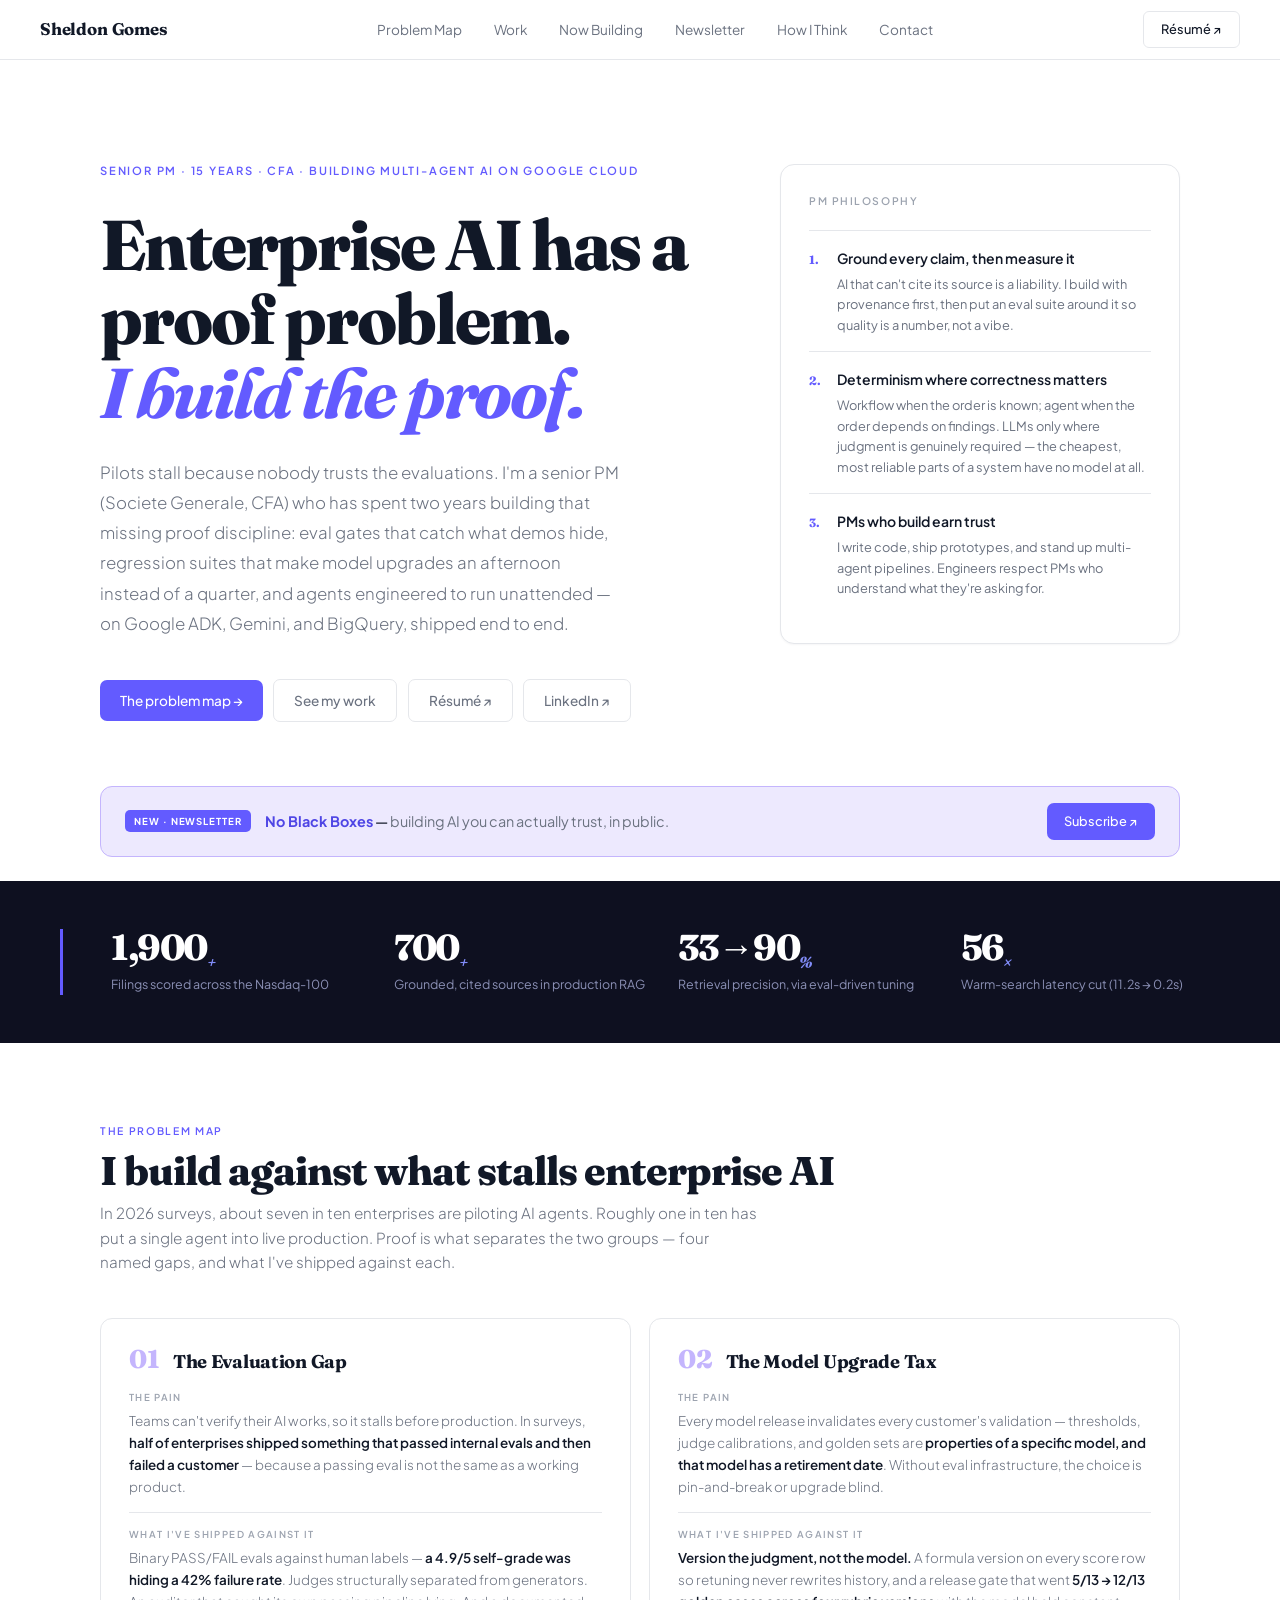
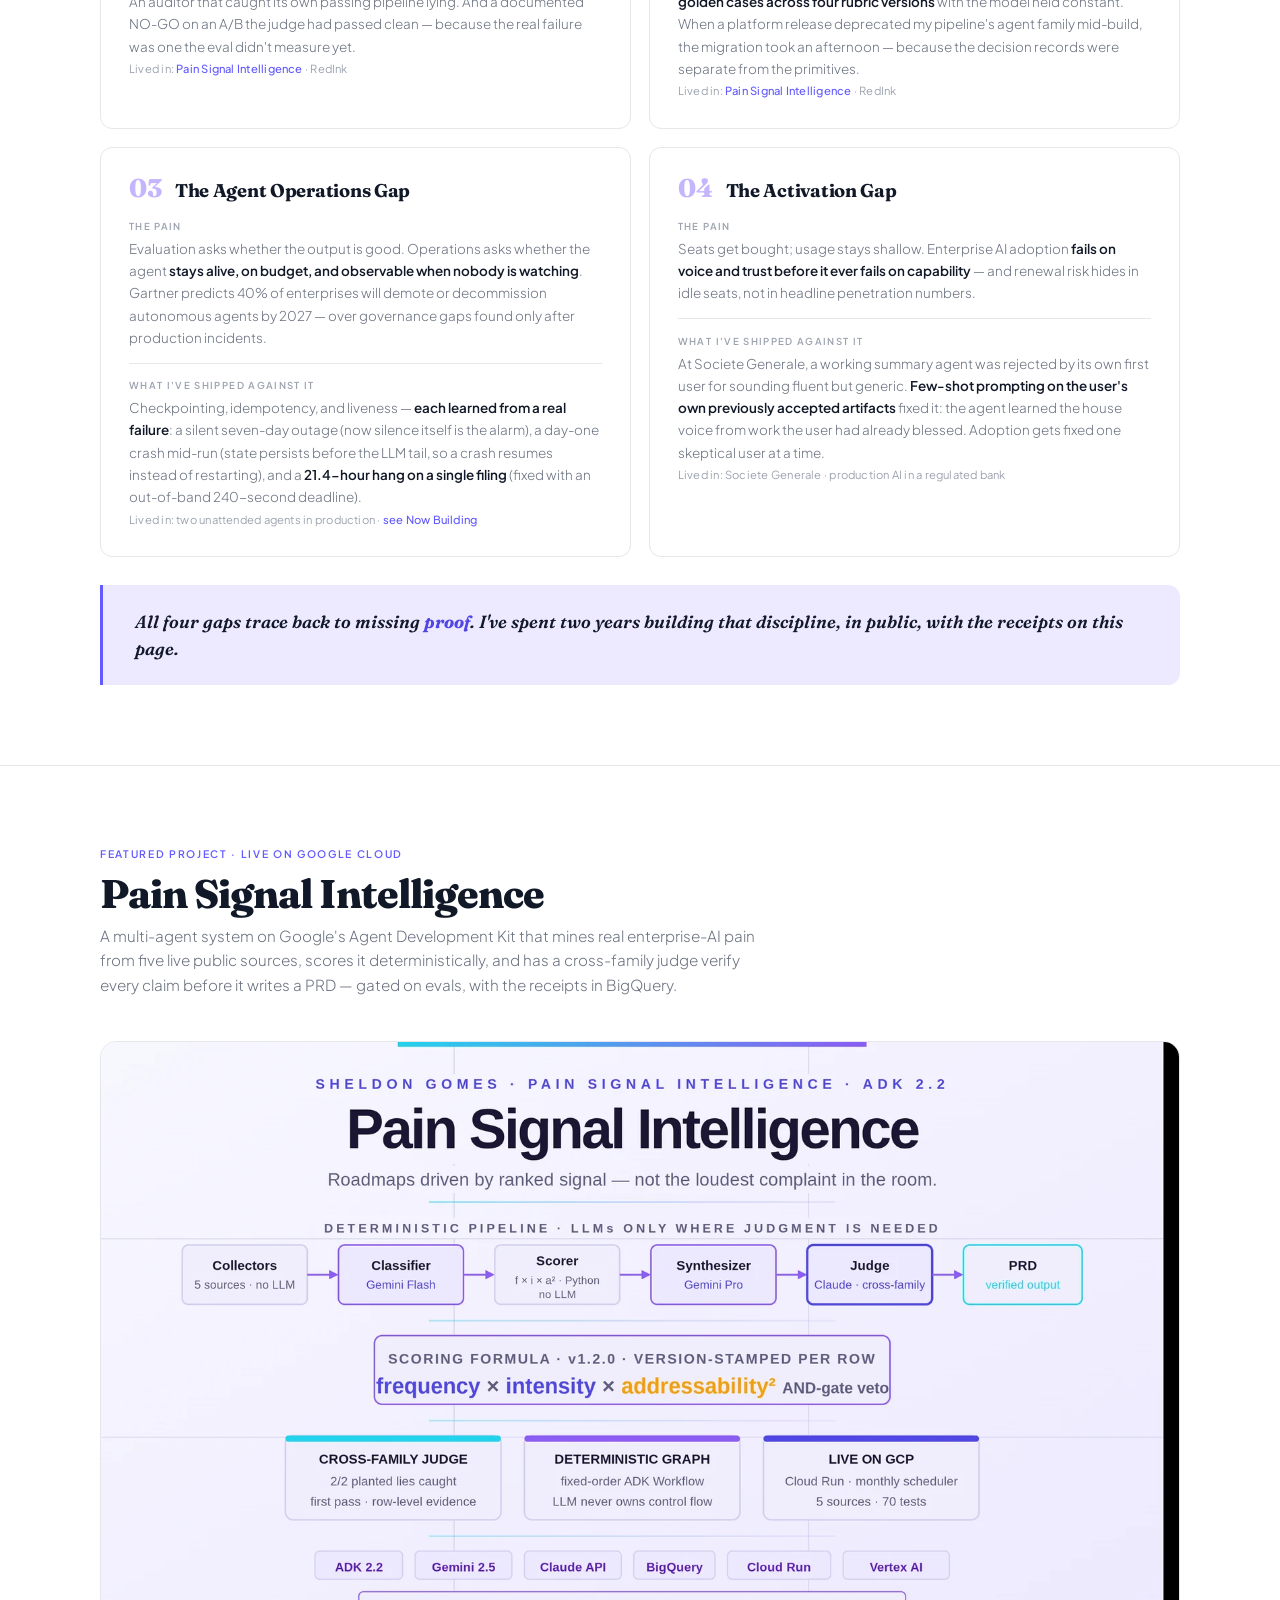
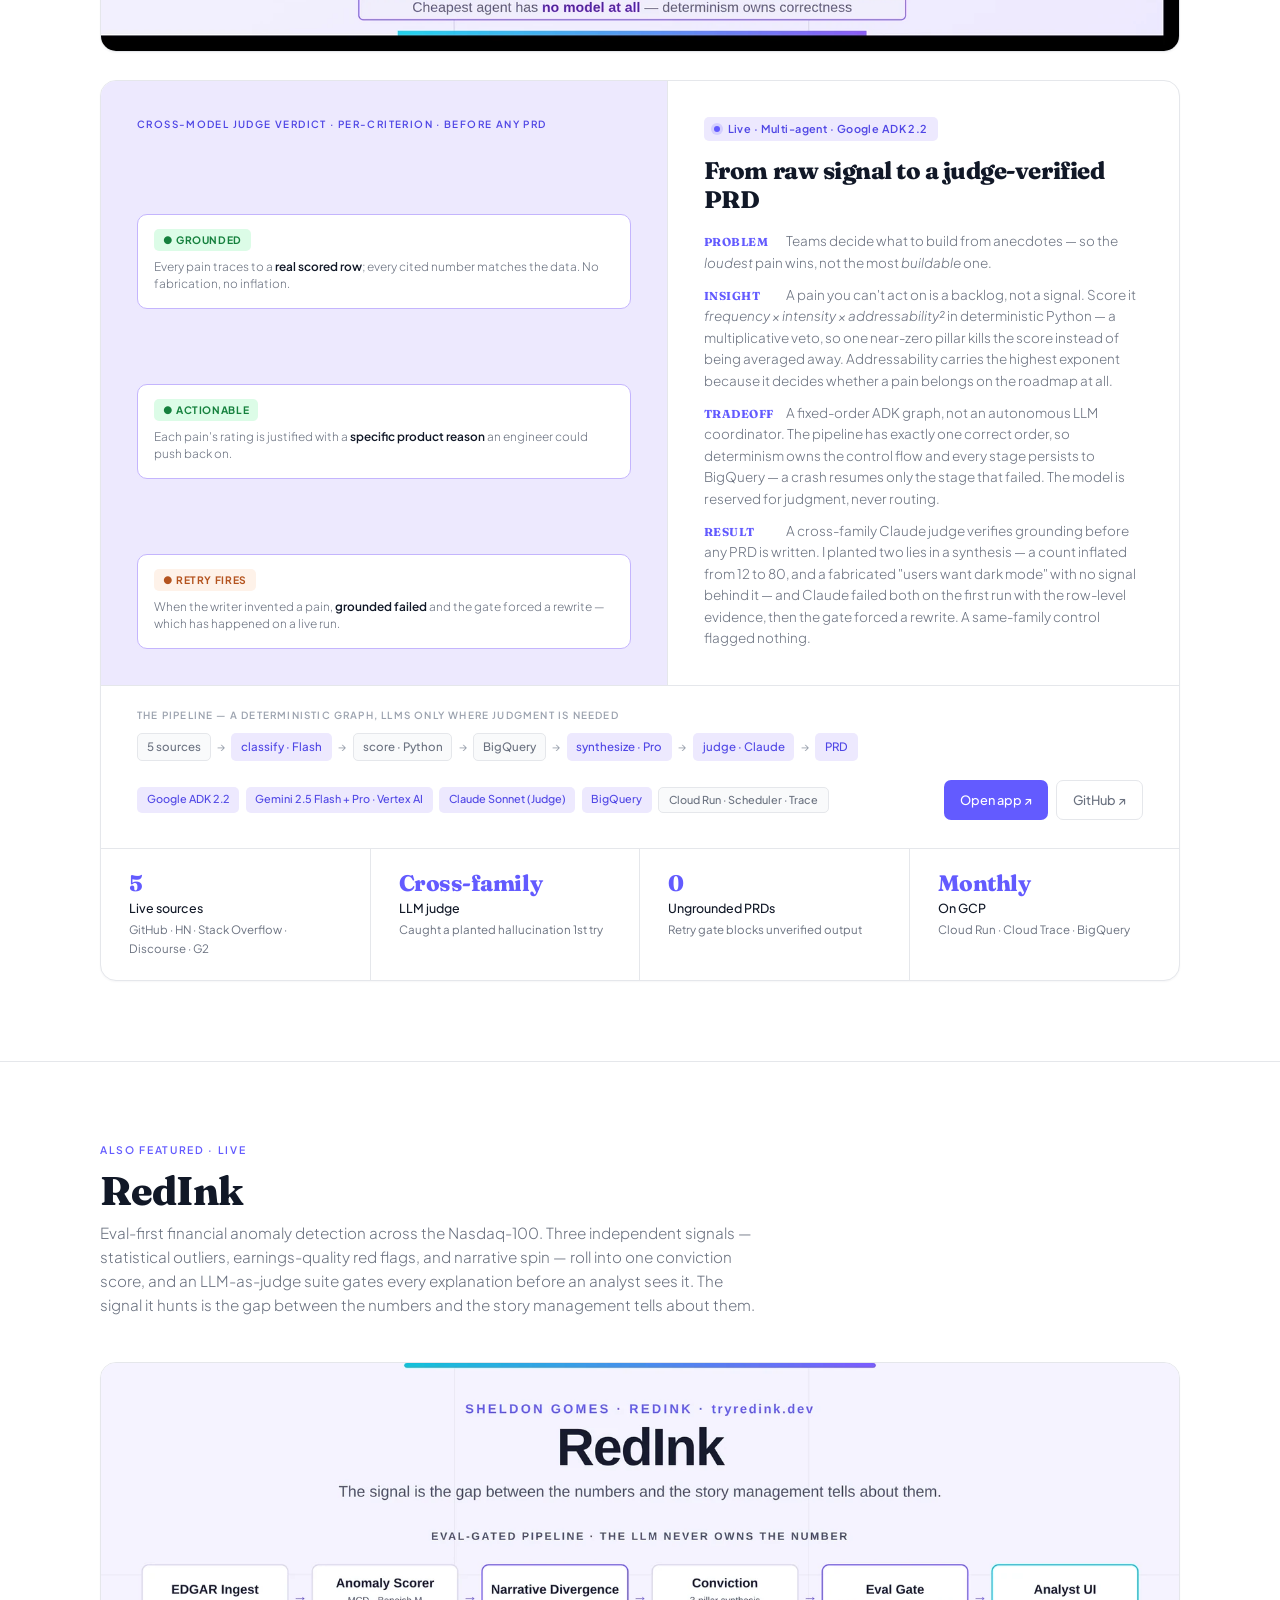
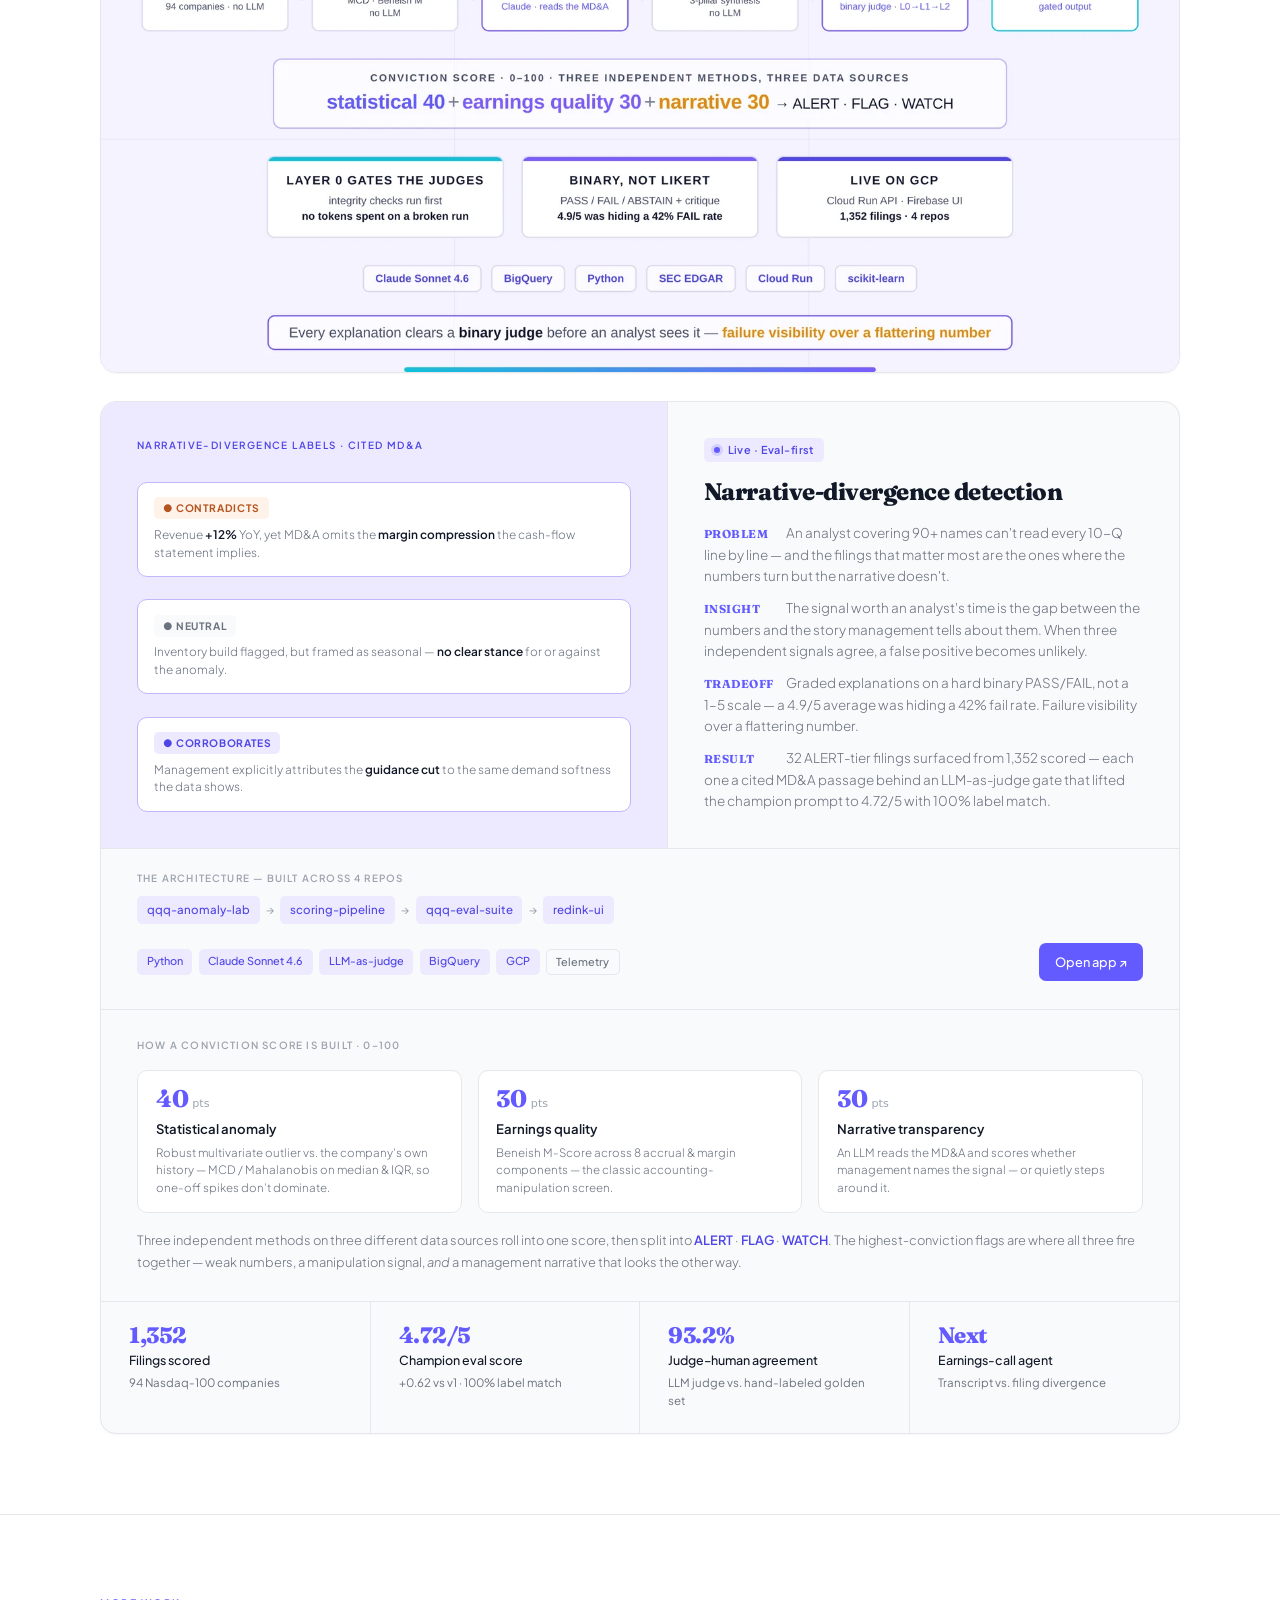
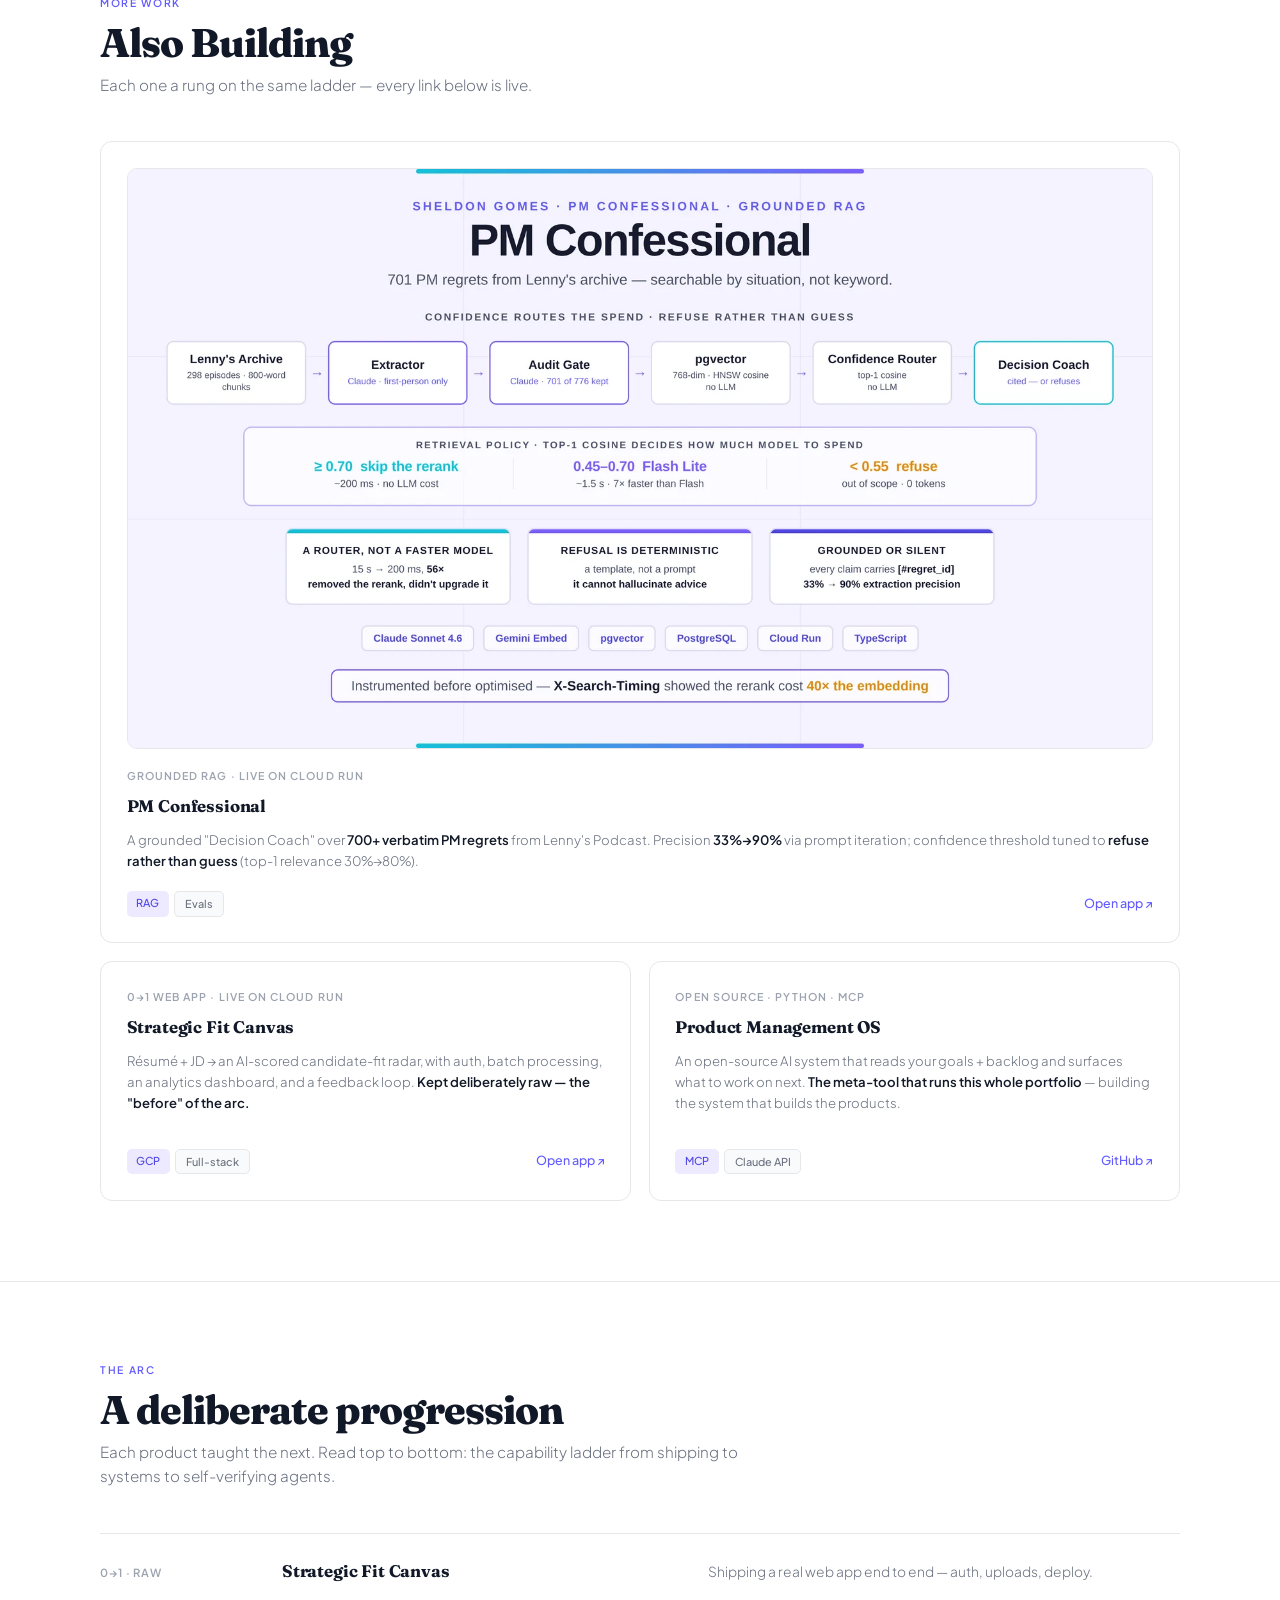
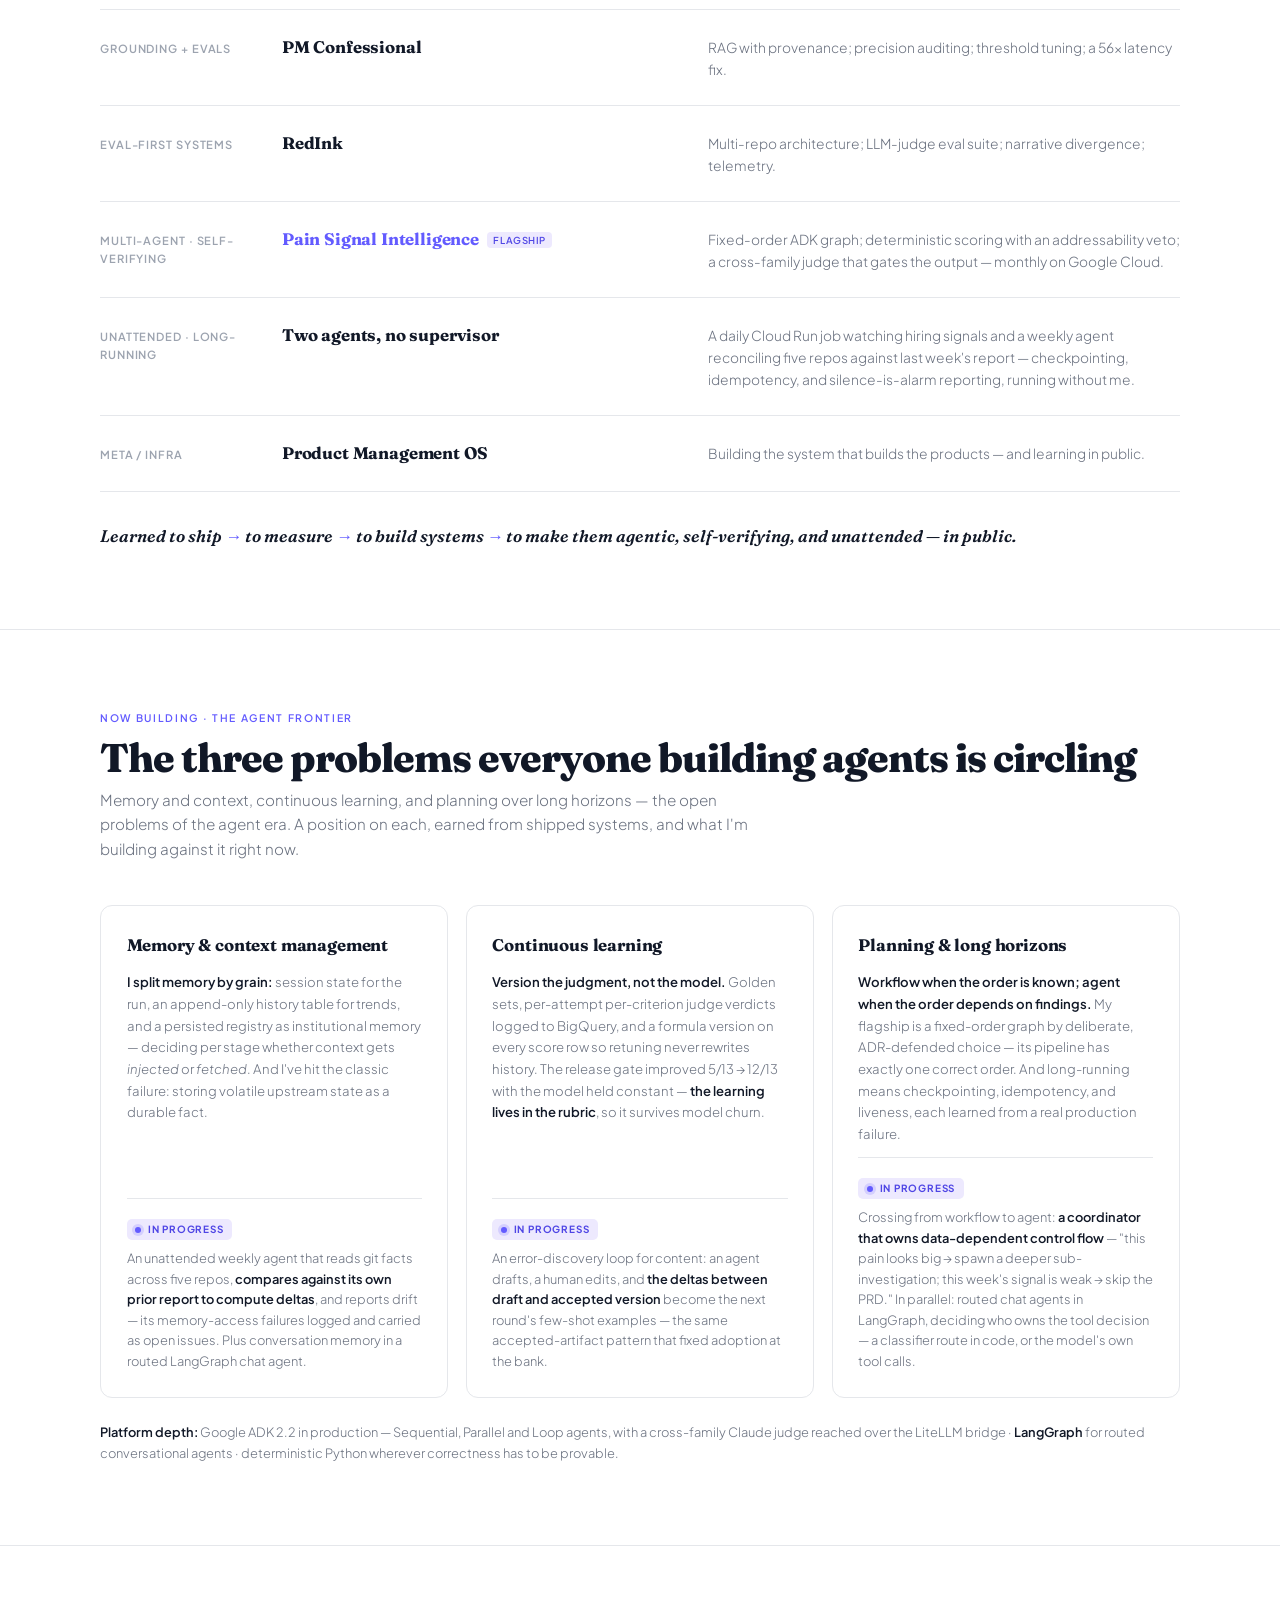
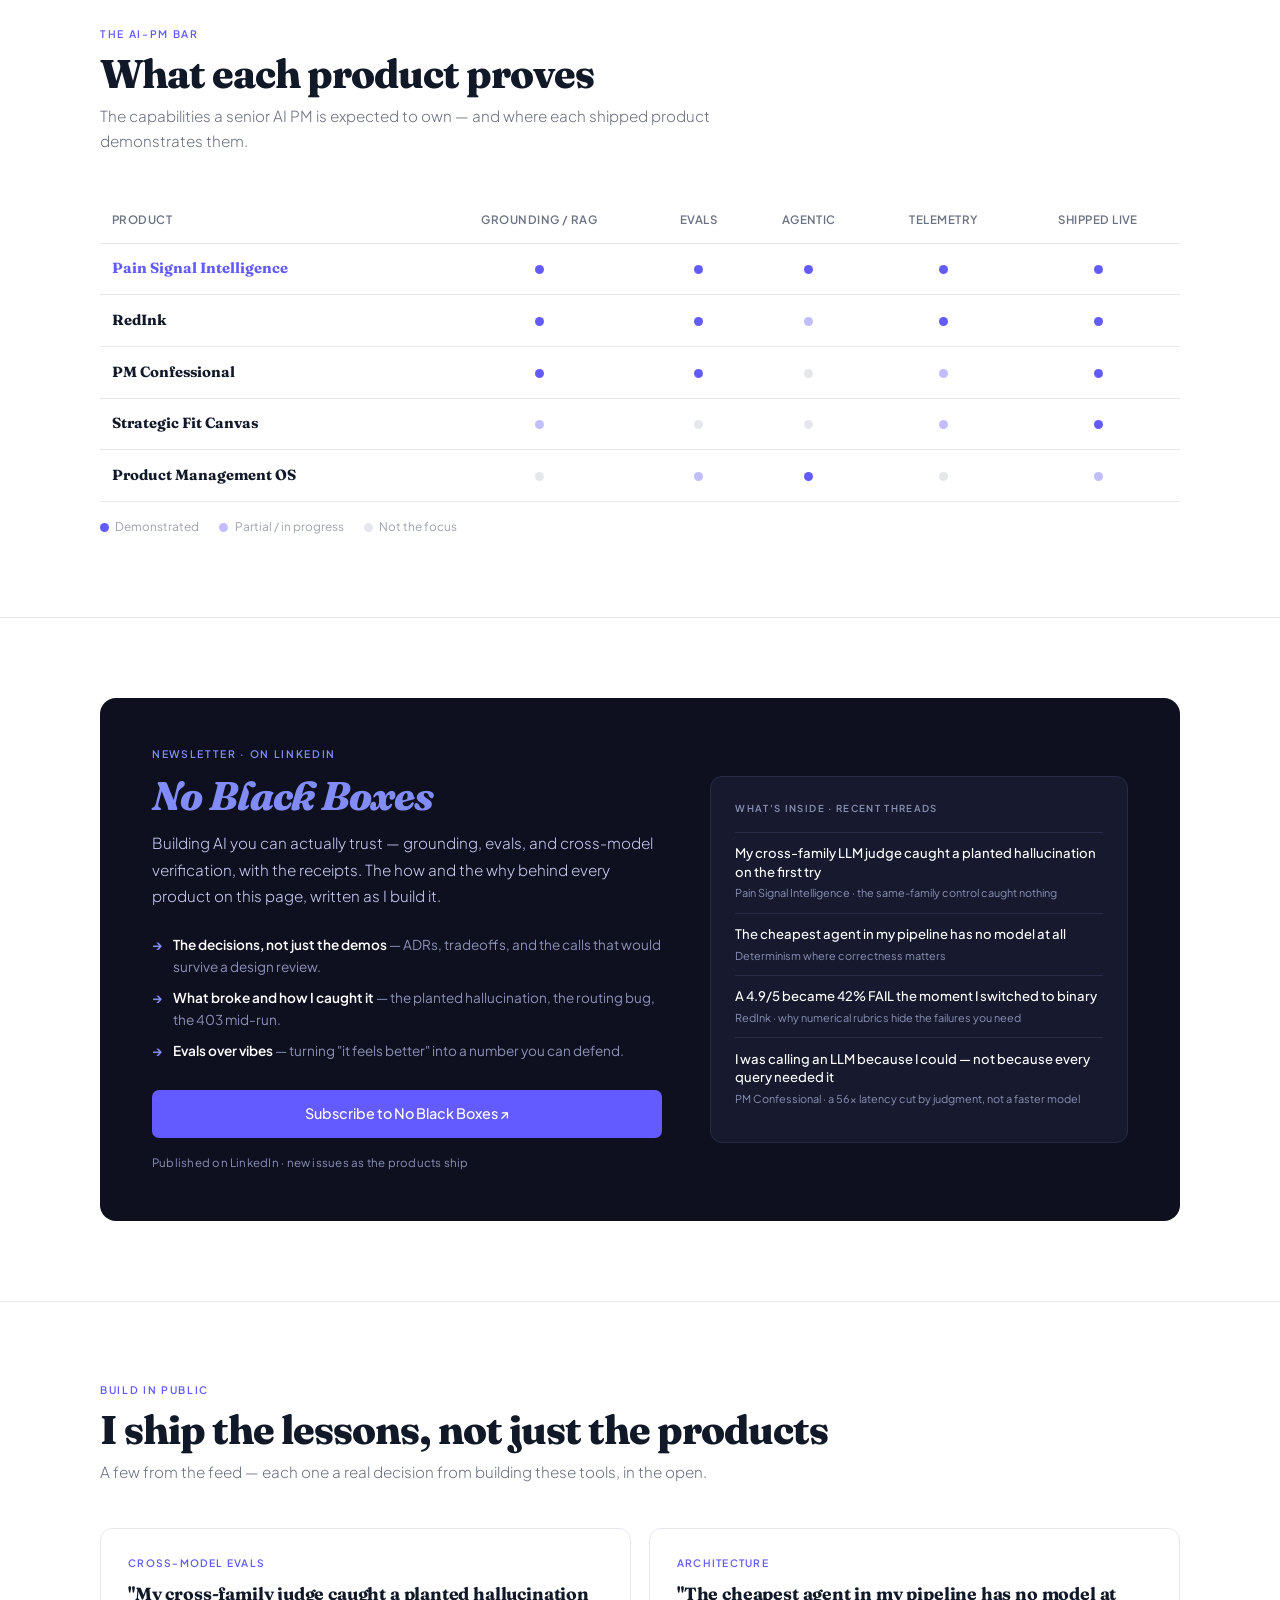
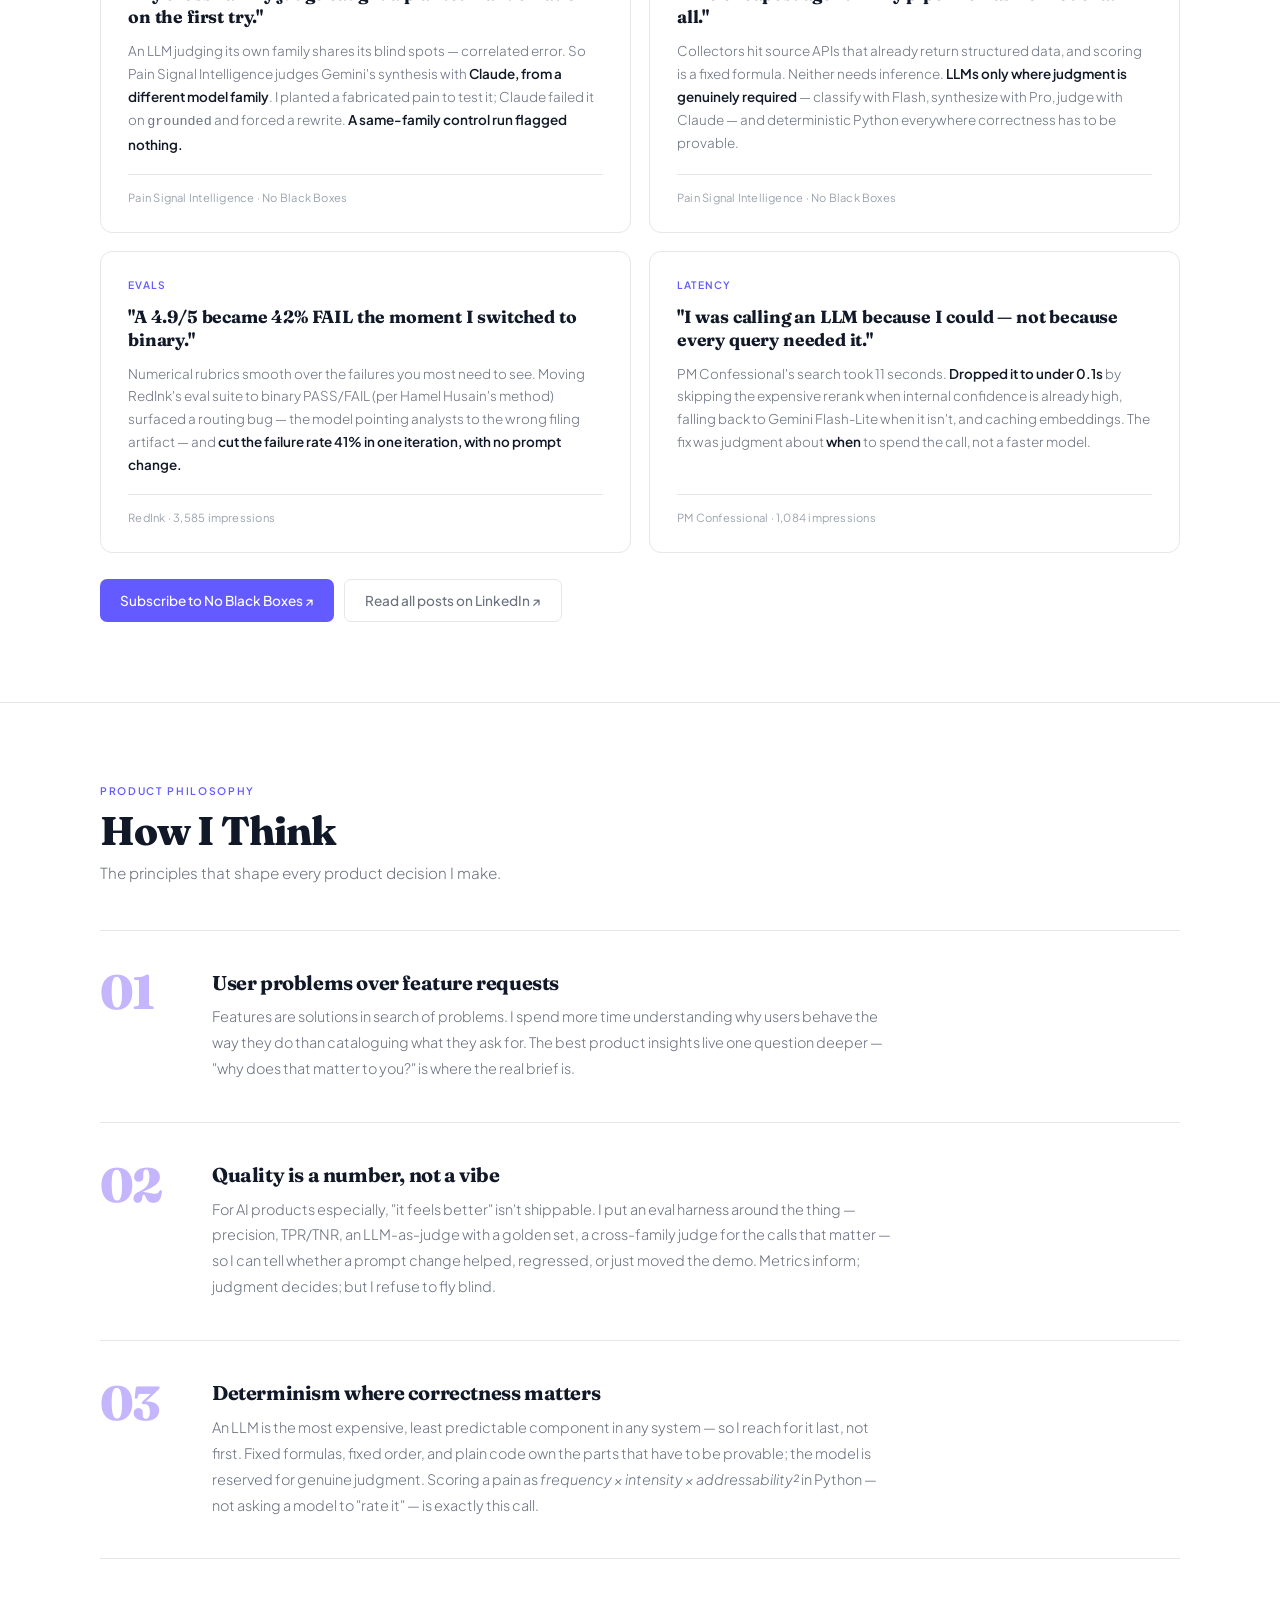
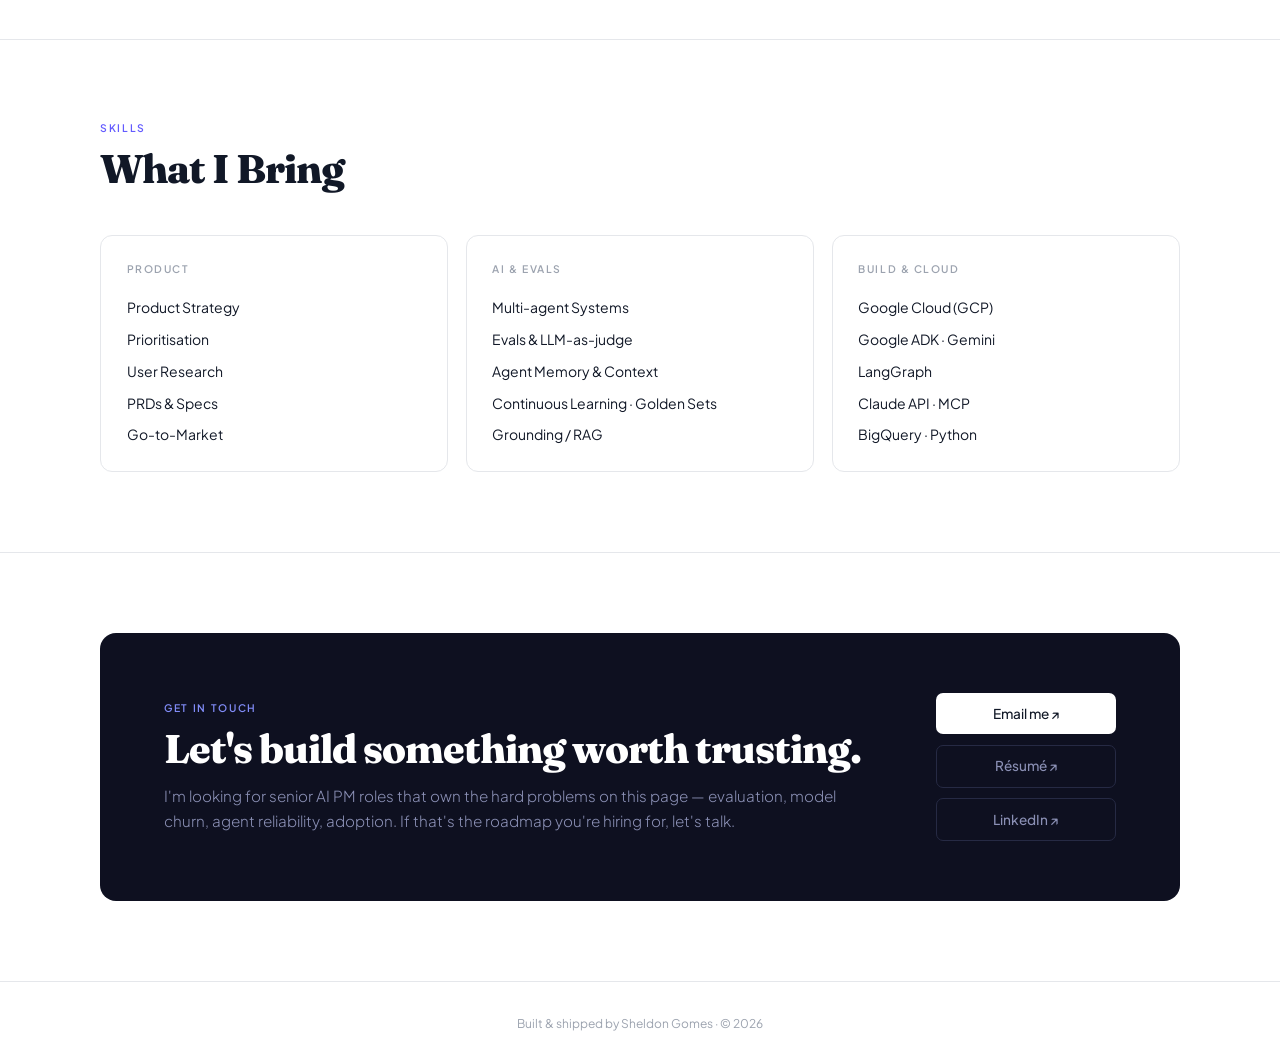
<file: index.html>
<!DOCTYPE html>
<html lang="en">
<head>
  <meta charset="UTF-8" />
  <meta name="viewport" content="width=device-width, initial-scale=1.0" />
  <title>Sheldon Gomes — Problem-first AI PM · evals, model churn, agents that run unattended</title>

  <!--
    Design system:
    - Fraunces (variable serif, italic display) + Plus Jakarta Sans (body)
    - RedInk product palette: indigo/blurple #635bff on clean white + neutral grays.
      Dark bands use a deep indigo-navy (#0e1020) so the accent carries through.
    Constraint: single self-contained HTML file, no build step, no binary assets.
    v3 (2026-06-27): re-skinned to RedInk indigo; Pain Signal Intelligence promoted to
      flagship (multi-agent on Google ADK); RedInk now secondary featured; "No Black Boxes"
      newsletter added as a hero ribbon + dedicated section.
    v4 (2026-08-19): problem-first repositioning. Hero leads with the proof problem;
      new "Problem Map" section (evaluation gap / upgrade tax / agent-ops gap / activation
      gap, distilled from the private problem-map brief — the PDF itself stays unpublished);
      new "Agent Frontier" section (memory & context, continuous learning, long-horizon
      planning) covering in-progress work: PSIS workflow→agent coordinator, LangGraph
      routed chat, and two unattended agents already running.
  -->

  <!-- SEO + social share -->
  <meta name="description" content="Senior Product Manager (15 years, Societe Generale, CFA) building against the problems that stall enterprise AI — the evaluation gap, the model upgrade tax, and agents that can't run unattended. Multi-agent systems on Google ADK, Gemini and BigQuery, shipped end to end." />
  <meta name="author" content="Sheldon Gomes" />
  <meta property="og:type" content="website" />
  <meta property="og:title" content="Sheldon Gomes — Problem-first AI PM · evals, model churn, agents that run unattended" />
  <meta property="og:description" content="Enterprise AI has a proof problem: pilots stall because nobody trusts the evaluations. Two years of building the proof discipline: eval gates, regression suites that survive model churn, and agents engineered to run unattended." />
  <meta property="og:url" content="https://sheldongomes.dev/" />
  <meta property="og:image" content="https://sheldongomes.dev/og-card.png" />
  <meta name="twitter:card" content="summary_large_image" />
  <meta name="twitter:title" content="Sheldon Gomes — Problem-first AI PM · evals, model churn, agents that run unattended" />
  <meta name="twitter:description" content="Enterprise AI has a proof problem. Eval gates, regression suites that survive model churn, and agents engineered to run unattended — shipped end to end." />
  <link rel="canonical" href="https://sheldongomes.dev/" />

  <!-- Favicons / app icons -->
  <link rel="icon" type="image/svg+xml" href="/favicon.svg" />
  <link rel="icon" type="image/png" sizes="32x32" href="/favicon-32.png" />
  <link rel="icon" type="image/png" sizes="16x16" href="/favicon-16.png" />
  <link rel="icon" href="/favicon.ico" sizes="any" />
  <link rel="apple-touch-icon" href="/apple-touch-icon.png" />
  <meta name="theme-color" content="#635bff" />

  <link href="https://fonts.googleapis.com/css2?family=Fraunces:ital,opsz,wght@0,9..144,700;0,9..144,800;1,9..144,600;1,9..144,700&family=Plus+Jakarta+Sans:wght@300;400;500;600&display=swap" rel="stylesheet" />
  <style>
    :root {
      /* RedInk product palette — indigo/blurple on clean white + neutral grays */
      --bg:            #ffffff;
      --surface:       #ffffff;
      --surface2:      #f9fafb;
      --ink:           #111827;
      --muted:         #6b7280;
      --muted2:        #9ca3af;
      --border:        #e5e7eb;
      --accent:        #635bff;
      --accent-mid:    #4f46e5;
      --accent-light:  #ede9fe;
      --accent-border: #c4b5fd;
      --accent-soft:   #818cf8;
      --warn:          #b4541f;
      --warn-light:    #fef2e9;
      --pass:          #15803d;
      --pass-light:    #dcfce7;
      /* deep indigo-navy for dark bands */
      --dark:          #0e1020;
      --dark-surface:  #171a2e;
      --dark-border:   #262a44;
      --dark-muted:    #8b90b5;
      --dark-bright:   #c7cbf0;
    }

    *, *::before, *::after { margin: 0; padding: 0; box-sizing: border-box; }
    html { scroll-behavior: smooth; }

    body {
      background: var(--bg);
      color: var(--ink);
      font-family: 'Plus Jakarta Sans', sans-serif;
      font-weight: 400;
      line-height: 1.6;
      -webkit-font-smoothing: antialiased;
    }

    a { color: inherit; text-decoration: none; }

    /* ─── NAV ─── */
    nav {
      position: sticky; top: 0; z-index: 100;
      height: 60px;
      background: rgba(255,255,255,0.9);
      backdrop-filter: blur(12px);
      border-bottom: 1px solid var(--border);
      display: flex; align-items: center; justify-content: space-between;
      padding: 0 2.5rem;
    }
    .nav-name {
      font-family: 'Fraunces', serif;
      font-size: 1.05rem; font-weight: 700;
      letter-spacing: -0.01em;
    }
    .nav-links {
      display: flex; gap: 2rem;
      font-size: 0.85rem; color: var(--muted);
    }
    .nav-links a { transition: color 0.15s; }
    .nav-links a:hover { color: var(--ink); }
    .nav-links a.active { color: var(--accent); font-weight: 500; }
    .nav-btn {
      padding: 0.45rem 1.1rem;
      border: 1px solid var(--border);
      border-radius: 6px;
      font-size: 0.8rem; font-weight: 500;
      transition: border-color 0.15s, background 0.15s;
    }
    .nav-btn:hover { border-color: var(--accent); background: var(--accent-light); }

    /* ─── HERO ─── */
    .hero {
      max-width: 1160px; margin: 0 auto;
      padding: 6rem 2.5rem 4rem;
      display: grid; grid-template-columns: 1fr 400px;
      gap: 5rem; align-items: start;
    }
    .hero-eyebrow {
      display: inline-block;
      font-size: 0.7rem; font-weight: 600;
      letter-spacing: 0.16em; text-transform: uppercase;
      color: var(--accent); margin-bottom: 1.75rem;
    }
    h1 {
      font-family: 'Fraunces', serif;
      font-size: clamp(3rem, 5.5vw, 4.75rem);
      line-height: 1.05; letter-spacing: -0.03em;
      font-weight: 800; margin-bottom: 1.75rem;
    }
    h1 em {
      font-style: italic;
      font-weight: 700;
      font-variation-settings: 'opsz' 72;
      color: var(--accent);
    }
    .hero-sub {
      font-size: 1.05rem; line-height: 1.8; color: var(--muted);
      max-width: 520px; margin-bottom: 2.5rem; font-weight: 300;
    }
    .hero-ctas { display: flex; gap: 0.65rem; flex-wrap: wrap; align-items: center; }
    .btn {
      display: inline-flex; align-items: center; gap: 0.35rem;
      padding: 0.6rem 1.25rem; border-radius: 7px;
      font-size: 0.85rem; font-weight: 500; cursor: pointer;
      transition: all 0.15s;
    }
    .btn-primary { background: var(--accent); color: #fff; }
    .btn-primary:hover { background: var(--accent-mid); transform: translateY(-1px); }
    .btn-ghost { background: transparent; border: 1px solid var(--border); color: var(--muted); }
    .btn-ghost:hover { border-color: var(--accent); color: var(--accent); }

    /* PM Philosophy card — sits top-right in hero */
    .philosophy-card {
      background: var(--surface);
      border: 1px solid var(--border);
      border-radius: 14px;
      padding: 1.75rem;
      margin-top: 0.5rem;
      box-shadow: 0 1px 2px rgba(17,24,39,0.04);
    }
    .card-label {
      font-size: 0.65rem; font-weight: 600; letter-spacing: 0.15em;
      text-transform: uppercase; color: var(--muted2); margin-bottom: 1.25rem;
    }
    .principle {
      padding: 1rem 0;
      border-top: 1px solid var(--border);
    }
    .principle:first-of-type { border-top: none; padding-top: 0; }
    .principle-title {
      font-size: 0.875rem; font-weight: 600;
      margin-bottom: 0.3rem;
      display: flex; align-items: baseline; gap: 0.5rem;
    }
    .principle-title::before {
      content: attr(data-n);
      font-family: 'Fraunces', serif;
      font-size: 0.75rem; font-weight: 700;
      color: var(--accent); flex-shrink: 0;
      width: 1.25rem;
    }
    .principle p { font-size: 0.8rem; color: var(--muted); line-height: 1.6; padding-left: 1.75rem; }

    /* ─── NEWSLETTER RIBBON ─── */
    .news-ribbon {
      max-width: 1160px; margin: 0 auto 1rem;
      padding: 0 2.5rem;
    }
    .news-ribbon-inner {
      background: var(--accent-light);
      border: 1px solid var(--accent-border);
      border-radius: 12px;
      padding: 1rem 1.5rem;
      display: flex; align-items: center; justify-content: space-between;
      gap: 1.5rem; flex-wrap: wrap;
    }
    .news-ribbon-text { display: flex; align-items: center; gap: 0.85rem; flex-wrap: wrap; }
    .news-pill {
      font-size: 0.6rem; font-weight: 700; letter-spacing: 0.1em; text-transform: uppercase;
      color: #fff; background: var(--accent); border-radius: 5px; padding: 0.22rem 0.55rem;
      white-space: nowrap;
    }
    .news-ribbon-copy { font-size: 0.9rem; color: var(--ink); font-weight: 500; }
    .news-ribbon-copy b { color: var(--accent-mid); font-weight: 700; }
    .news-ribbon-copy span { color: var(--muted); font-weight: 400; }

    /* ─── IMPACT STRIP ─── */
    .impact {
      background: var(--dark);
      padding: 3rem 2.5rem;
      margin-top: 1.5rem;
    }
    .impact-inner {
      max-width: 1160px; margin: 0 auto;
      display: grid; grid-template-columns: repeat(4,1fr);
      border-left: 3px solid var(--accent);
      padding-left: 3rem; gap: 1.5rem;
    }
    .impact-num {
      font-family: 'Fraunces', serif;
      font-size: 2.25rem; font-weight: 800; letter-spacing: -0.04em;
      color: #fff; line-height: 1;
    }
    .impact-num sub { font-size: 1rem; font-style: italic; color: var(--accent-soft); font-family: 'Fraunces', serif; }
    .impact-label { font-size: 0.78rem; color: var(--dark-muted); margin-top: 0.35rem; font-weight: 400; }

    /* ─── SHARED SECTION LAYOUT ─── */
    .section { max-width: 1160px; margin: 0 auto; padding: 5rem 2.5rem; scroll-margin-top: 60px; }
    .section-eyebrow {
      font-size: 0.65rem; font-weight: 600; letter-spacing: 0.16em;
      text-transform: uppercase; color: var(--accent); margin-bottom: 0.6rem;
    }
    h2 {
      font-family: 'Fraunces', serif;
      font-size: clamp(1.75rem, 3.5vw, 2.5rem);
      font-weight: 800; letter-spacing: -0.025em; line-height: 1.1;
      margin-bottom: 0.5rem;
    }
    .section-sub { font-size: 0.95rem; color: var(--muted); margin-top: 0.4rem; font-weight: 300; max-width: 660px; }
    .section-header { margin-bottom: 2.75rem; }

    .divider { border: none; border-top: 1px solid var(--border); }

    /* ─── FEATURED PROJECT ─── */
    .featured {
      border: 1px solid var(--border);
      border-radius: 16px;
      background: var(--surface);
      overflow: hidden;
      transition: border-color 0.2s, box-shadow 0.2s;
      box-shadow: 0 1px 2px rgba(17,24,39,0.04);
    }
    .featured:hover { border-color: var(--accent-border); box-shadow: 0 8px 24px rgba(99,91,255,0.08); }
    .project-banner {
      display: block; width: 100%; height: auto;
      border: 1px solid var(--border); border-radius: 16px;
      margin: 0 0 1.75rem; box-shadow: 0 1px 2px rgba(17,24,39,0.04);
    }
    .project-banner:hover { border-color: var(--accent-border); box-shadow: 0 8px 24px rgba(99,91,255,0.08); }
    .proj-card-wide { grid-column: 1 / -1; }
    .card-banner {
      display: block; width: 100%; height: auto;
      border: 1px solid var(--border); border-radius: 10px; margin-bottom: 1.1rem;
    }

    .featured-body {
      display: grid; grid-template-columns: 1.05fr 0.95fr;
    }

    /* CSS-rendered product demo — light lilac surface (matches the newsletter ribbon) */
    .featured-visual {
      background: var(--accent-light);
      padding: 2.25rem;
      display: flex; flex-direction: column; gap: 0.85rem;
      justify-content: space-between;
    }
    .visual-cap {
      font-size: 0.62rem; font-weight: 600; letter-spacing: 0.14em;
      text-transform: uppercase; color: var(--accent-mid); margin-bottom: 0.35rem;
    }
    .label-row {
      background: var(--surface);
      border: 1px solid var(--accent-border);
      border-radius: 10px;
      padding: 0.9rem 1rem;
      display: flex; flex-direction: column; gap: 0.4rem;
    }
    .label-chip {
      display: inline-flex; align-items: center; gap: 0.4rem;
      font-size: 0.64rem; font-weight: 700; letter-spacing: 0.06em;
      padding: 0.18rem 0.55rem; border-radius: 5px; width: fit-content;
    }
    .chip-contradicts { background: var(--warn-light); color: var(--warn); }
    .chip-neutral     { background: var(--surface2); color: var(--muted); }
    .chip-corroborates{ background: var(--accent-light); color: var(--accent-mid); }
    .chip-pass        { background: var(--pass-light); color: var(--pass); }
    .chip-retry       { background: var(--warn-light); color: var(--warn); }
    .label-text { font-size: 0.74rem; color: var(--muted); line-height: 1.5; font-weight: 300; }
    .label-text b { color: var(--ink); font-weight: 600; }

    .featured-info {
      padding: 2.25rem;
      border-left: 1px solid var(--border);
      display: flex; flex-direction: column; justify-content: flex-start;
    }
    .featured-badge {
      display: inline-flex; align-items: center; gap: 0.45rem;
      background: var(--accent-light); color: var(--accent-mid);
      border-radius: 5px; padding: 0.2rem 0.65rem;
      font-size: 0.68rem; font-weight: 600; letter-spacing: 0.04em;
      width: fit-content; margin-bottom: 1rem;
    }
    .live-dot { width: 6px; height: 6px; border-radius: 50%; background: var(--accent); box-shadow: 0 0 0 3px rgba(99,91,255,0.18); }
    .featured-title {
      font-family: 'Fraunces', serif;
      font-size: 1.5rem; font-weight: 800; letter-spacing: -0.02em;
      margin-bottom: 1rem; line-height: 1.2;
    }

    /* Problem → Insight → Tradeoff → Result block */
    .pitr { display: flex; flex-direction: column; gap: 0.65rem; margin-bottom: 0; }
    .pitr-row { font-size: 0.84rem; color: var(--muted); line-height: 1.6; font-weight: 300; }
    .pitr-row b {
      display: inline-block; min-width: 4.6rem;
      font-family: 'Fraunces', serif; font-weight: 700; font-size: 0.72rem;
      letter-spacing: 0.04em; text-transform: uppercase;
      color: var(--accent); margin-right: 0.5rem;
    }

    .tags { display: flex; flex-wrap: wrap; gap: 0.4rem; margin-bottom: 0; }
    .tag {
      background: var(--accent-light); color: var(--accent-mid);
      border-radius: 5px; padding: 0.2rem 0.6rem;
      font-size: 0.68rem; font-weight: 500;
    }
    .tag-neutral { background: var(--surface2); color: var(--muted); border: 1px solid var(--border); }
    .featured-links { display: flex; gap: 0.5rem; flex-wrap: wrap; }

    /* Architecture / repo strip */
    .repo-strip { margin-top: 0; }
    .repo-strip-label {
      display: block; font-size: 0.62rem; font-weight: 600; letter-spacing: 0.12em;
      text-transform: uppercase; color: var(--muted2); margin-bottom: 0.6rem;
    }
    .repo-chips { display: flex; flex-wrap: wrap; gap: 0.4rem; align-items: center; }
    .repo-chip {
      font-size: 0.72rem; font-weight: 500; color: var(--accent-mid);
      background: var(--accent-light); border: 1px solid transparent;
      border-radius: 5px; padding: 0.22rem 0.55rem;
      transition: border-color 0.15s;
    }
    .repo-chip:hover { border-color: var(--accent); }
    .repo-chip.plain { color: var(--muted); background: var(--surface2); border: 1px solid var(--border); }
    .repo-arrow { color: var(--muted2); font-size: 0.72rem; user-select: none; }

    .featured-foot {
      padding: 1.4rem 2.25rem 1.75rem; border-top: 1px solid var(--border);
      display: flex; flex-direction: column; gap: 1.2rem;
    }
    .featured-footrow {
      display: flex; justify-content: space-between; align-items: center;
      gap: 1.2rem; flex-wrap: wrap;
    }
    @media (max-width: 720px) { .featured-footrow { flex-direction: column; align-items: flex-start; } }
    .featured-stats {
      border-top: 1px solid var(--border);
      display: grid; grid-template-columns: repeat(4,1fr);
    }
    .stat-box { padding: 1.4rem 1.75rem; border-right: 1px solid var(--border); }
    .stat-box:last-child { border-right: none; }
    .stat-num {
      font-family: 'Fraunces', serif;
      font-size: 1.4rem; font-weight: 800; color: var(--accent);
      letter-spacing: -0.02em; line-height: 1;
    }
    .stat-label { font-size: 0.78rem; font-weight: 500; margin-top: 0.3rem; }
    .stat-desc { font-size: 0.72rem; color: var(--muted); margin-top: 0.15rem; }

    /* secondary featured — slightly quieter */
    .featured.secondary { background: var(--surface2); }

    /* RedInk — three-pillar conviction model */
    .pillars { border-top: 1px solid var(--border); padding: 1.75rem 2.25rem; }
    .pillars-label {
      font-size: 0.62rem; font-weight: 600; letter-spacing: 0.12em;
      text-transform: uppercase; color: var(--muted2); margin-bottom: 1rem;
    }
    .pillar-grid { display: grid; grid-template-columns: repeat(3,1fr); gap: 1rem; }
    .pillar {
      background: var(--surface); border: 1px solid var(--border);
      border-radius: 10px; padding: 1rem 1.1rem;
    }
    .pillar-pts {
      font-family: 'Fraunces', serif; font-size: 1.5rem; font-weight: 800;
      color: var(--accent); line-height: 1;
    }
    .pillar-pts::after {
      content: " pts"; font-size: 0.7rem; font-weight: 500;
      color: var(--muted2); font-family: 'Inter', system-ui, sans-serif;
    }
    .pillar-name { font-size: 0.82rem; font-weight: 600; color: var(--ink); margin-top: 0.45rem; }
    .pillar-desc { font-size: 0.72rem; color: var(--muted); line-height: 1.5; font-weight: 300; margin-top: 0.3rem; }
    .pillar-note { font-size: 0.8rem; color: var(--muted); line-height: 1.65; font-weight: 300; margin-top: 1.1rem; }
    .pillar-note b { color: var(--accent-mid); font-weight: 600; }
    @media (max-width: 720px) { .pillar-grid { grid-template-columns: 1fr; } }

    /* ─── PROJECTS GRID ─── */
    /* 2 columns so the row under the wide card fills cleanly (3 cards total) */
    .projects-grid {
      display: grid; grid-template-columns: repeat(2,1fr); gap: 1.1rem;
    }
    .proj-card {
      background: var(--surface);
      border: 1px solid var(--border); border-radius: 12px;
      padding: 1.6rem;
      display: flex; flex-direction: column; justify-content: space-between;
      cursor: pointer; transition: border-color 0.2s, transform 0.2s, box-shadow 0.2s;
      min-height: 240px;
    }
    .proj-card:hover { border-color: var(--accent-border); transform: translateY(-3px); box-shadow: 0 8px 24px rgba(99,91,255,0.08); }
    .proj-type { font-size: 0.67rem; font-weight: 600; letter-spacing: 0.1em; text-transform: uppercase; color: var(--muted2); margin-bottom: 0.6rem; }
    .proj-title { font-family: 'Fraunces', serif; font-size: 1.05rem; font-weight: 700; letter-spacing: -0.01em; margin-bottom: 0.55rem; }
    .proj-desc { font-size: 0.82rem; color: var(--muted); line-height: 1.6; font-weight: 300; flex-grow: 1; }
    .proj-desc b { color: var(--ink); font-weight: 600; }
    .proj-footer { display: flex; justify-content: space-between; align-items: center; margin-top: 1.25rem; }
    .proj-tags { display: flex; gap: 0.35rem; flex-wrap: wrap; }
    .proj-link { font-size: 0.78rem; color: var(--accent); font-weight: 500; }
    .proj-link:hover { text-decoration: underline; }

    /* ─── MATURITY LADDER (the arc) ─── */
    .ladder { display: flex; flex-direction: column; }
    .rung {
      display: grid; grid-template-columns: 150px 1fr 1.2fr; gap: 2rem;
      align-items: baseline;
      padding: 1.5rem 0;
      border-top: 1px solid var(--border);
    }
    .rung:last-child { border-bottom: 1px solid var(--border); }
    .rung-phase {
      font-size: 0.7rem; font-weight: 600; letter-spacing: 0.08em;
      text-transform: uppercase; color: var(--muted2);
    }
    .rung-product { font-family: 'Fraunces', serif; font-weight: 700; font-size: 1.05rem; letter-spacing: -0.01em; }
    .rung-product.flagship { color: var(--accent); }
    .rung-product .flag-tag {
      font-family: 'Plus Jakarta Sans', sans-serif; font-size: 0.6rem; font-weight: 600;
      letter-spacing: 0.06em; text-transform: uppercase; vertical-align: middle;
      background: var(--accent-light); color: var(--accent-mid);
      padding: 0.1rem 0.4rem; border-radius: 4px; margin-left: 0.5rem;
    }
    .rung-concept { font-size: 0.86rem; color: var(--muted); line-height: 1.6; font-weight: 300; }
    .arc-caption {
      font-family: 'Fraunces', serif; font-style: italic; font-weight: 600;
      font-size: 1.05rem; color: var(--ink); margin-top: 2rem; line-height: 1.5;
    }
    .arc-caption span { color: var(--accent); }

    /* ─── AI-PM BAR MATRIX ─── */
    .matrix-wrap { overflow-x: auto; }
    table.matrix {
      width: 100%; border-collapse: collapse; font-size: 0.84rem; min-width: 640px;
    }
    table.matrix th, table.matrix td {
      text-align: center; padding: 0.85rem 0.75rem; border-bottom: 1px solid var(--border);
    }
    table.matrix th { font-weight: 600; font-size: 0.72rem; letter-spacing: 0.04em; color: var(--muted); text-transform: uppercase; }
    table.matrix td.product { text-align: left; font-family: 'Fraunces', serif; font-weight: 700; font-size: 0.92rem; white-space: nowrap; }
    table.matrix td.product.flagship { color: var(--accent); }
    .dot { display: inline-block; width: 9px; height: 9px; border-radius: 50%; }
    .dot-full { background: var(--accent); }
    .dot-part { background: var(--accent); opacity: 0.4; }
    .dot-none { background: var(--border); }
    .matrix-legend { font-size: 0.74rem; color: var(--muted2); margin-top: 1rem; display: flex; gap: 1.25rem; flex-wrap: wrap; }
    .matrix-legend span { display: inline-flex; align-items: center; gap: 0.4rem; }

    /* ─── PROBLEM MAP ─── */
    .gap-grid { display: grid; grid-template-columns: 1fr 1fr; gap: 1.1rem; }
    .gap-card {
      background: var(--surface); border: 1px solid var(--border);
      border-radius: 12px; padding: 1.75rem;
      display: flex; flex-direction: column; gap: 0.85rem;
      transition: border-color 0.2s, box-shadow 0.2s;
    }
    .gap-card:hover { border-color: var(--accent-border); box-shadow: 0 8px 24px rgba(99,91,255,0.08); }
    .gap-head { display: flex; align-items: baseline; gap: 0.8rem; }
    .gap-num {
      font-family: 'Fraunces', serif; font-size: 1.6rem; font-weight: 800;
      color: var(--accent-border); line-height: 1; user-select: none;
    }
    .gap-name { font-family: 'Fraunces', serif; font-size: 1.15rem; font-weight: 700; letter-spacing: -0.015em; }
    .gap-label {
      font-size: 0.6rem; font-weight: 600; letter-spacing: 0.14em;
      text-transform: uppercase; color: var(--muted2); margin-bottom: 0.25rem;
    }
    .gap-pain, .gap-built { font-size: 0.84rem; color: var(--muted); line-height: 1.65; font-weight: 300; }
    .gap-pain b, .gap-built b { color: var(--ink); font-weight: 600; }
    .gap-built-wrap { border-top: 1px solid var(--border); padding-top: 0.9rem; }
    .gap-refs { font-size: 0.7rem; color: var(--muted2); margin-top: 0.15rem; letter-spacing: 0.02em; }
    .gap-refs a { color: var(--accent); font-weight: 500; }
    .gap-refs a:hover { text-decoration: underline; }
    .wedge {
      margin-top: 1.75rem; padding: 1.4rem 2rem;
      border-left: 3px solid var(--accent);
      background: var(--accent-light); border-radius: 0 12px 12px 0;
      font-family: 'Fraunces', serif; font-style: italic; font-weight: 600;
      font-size: 1.1rem; line-height: 1.55; color: var(--ink);
    }
    .wedge b { color: var(--accent-mid); font-weight: 700; }

    /* ─── AGENT FRONTIER (now building) ─── */
    .frontier-grid { display: grid; grid-template-columns: repeat(3,1fr); gap: 1.1rem; }
    .frontier-card {
      background: var(--surface); border: 1px solid var(--border);
      border-radius: 12px; padding: 1.6rem;
      display: flex; flex-direction: column; gap: 0.8rem;
      transition: border-color 0.2s, box-shadow 0.2s;
    }
    .frontier-card:hover { border-color: var(--accent-border); box-shadow: 0 8px 24px rgba(99,91,255,0.08); }
    .frontier-title { font-family: 'Fraunces', serif; font-size: 1.05rem; font-weight: 700; letter-spacing: -0.01em; }
    .frontier-pos { font-size: 0.82rem; color: var(--muted); line-height: 1.65; font-weight: 300; flex-grow: 1; }
    .frontier-pos b { color: var(--ink); font-weight: 600; }
    .frontier-now { border-top: 1px solid var(--border); padding-top: 0.9rem; }
    .now-chip {
      display: inline-flex; align-items: center; gap: 0.4rem;
      background: var(--accent-light); color: var(--accent-mid);
      border-radius: 5px; padding: 0.16rem 0.55rem;
      font-size: 0.62rem; font-weight: 700; letter-spacing: 0.08em;
      text-transform: uppercase; margin-bottom: 0.5rem;
    }
    .frontier-now p { font-size: 0.8rem; color: var(--muted); line-height: 1.6; font-weight: 300; }
    .frontier-now p b { color: var(--ink); font-weight: 600; }
    .frontier-foot {
      margin-top: 1.5rem; font-size: 0.8rem; color: var(--muted);
      line-height: 1.7; font-weight: 300;
    }
    .frontier-foot b { color: var(--ink); font-weight: 600; }

    /* ─── NEWSLETTER SECTION ─── */
    .newsletter-card {
      background: var(--dark);
      border-radius: 16px;
      padding: 3rem 3.25rem;
      display: grid; grid-template-columns: 1.1fr 0.9fr; gap: 3rem; align-items: center;
    }
    .newsletter-card .nl-eyebrow {
      font-size: 0.65rem; font-weight: 600; letter-spacing: 0.16em; text-transform: uppercase;
      color: var(--accent-soft); margin-bottom: 0.7rem;
    }
    .newsletter-card h2 { color: #fff; margin-bottom: 0.75rem; }
    .newsletter-card h2 em { font-style: italic; color: var(--accent-soft); }
    .nl-sub { font-size: 0.95rem; color: var(--dark-bright); font-weight: 300; line-height: 1.75; margin-bottom: 1.5rem; }
    .nl-points { display: flex; flex-direction: column; gap: 0.6rem; margin-bottom: 1.75rem; }
    .nl-point { font-size: 0.85rem; color: var(--dark-muted); display: flex; gap: 0.6rem; align-items: baseline; }
    .nl-point b { color: #fff; font-weight: 600; }
    .nl-point::before { content: "→"; color: var(--accent-soft); font-weight: 700; flex-shrink: 0; }
    .nl-meta { font-size: 0.72rem; color: var(--dark-muted); margin-top: 1rem; letter-spacing: 0.02em; }
    .nl-cta-wrap { display: flex; flex-direction: column; gap: 0.75rem; }
    .btn-news {
      background: var(--accent); color: #fff; justify-content: center;
      font-size: 0.9rem; padding: 0.8rem 1.5rem;
    }
    .btn-news:hover { background: var(--accent-mid); transform: translateY(-1px); }
    .nl-issues {
      background: var(--dark-surface); border: 1px solid var(--dark-border);
      border-radius: 12px; padding: 1.5rem;
    }
    .nl-issues-label {
      font-size: 0.6rem; font-weight: 600; letter-spacing: 0.14em; text-transform: uppercase;
      color: var(--dark-muted); margin-bottom: 1rem;
    }
    .nl-issue { padding: 0.7rem 0; border-top: 1px solid var(--dark-border); }
    .nl-issue:first-of-type { border-top: none; padding-top: 0; }
    .nl-issue-title { font-size: 0.82rem; color: #fff; font-weight: 500; line-height: 1.4; }
    .nl-issue-meta { font-size: 0.68rem; color: var(--dark-muted); margin-top: 0.2rem; }

    /* ─── WRITING / POSTS ─── */
    .writing { display: grid; grid-template-columns: repeat(2,1fr); gap: 1.1rem; }
    .write-card {
      background: var(--surface); border: 1px solid var(--border);
      border-radius: 12px; padding: 1.6rem 1.7rem;
      transition: border-color 0.2s, transform 0.2s, box-shadow 0.2s;
      display: flex; flex-direction: column;
    }
    .write-card:hover { border-color: var(--accent-border); transform: translateY(-3px); box-shadow: 0 8px 24px rgba(99,91,255,0.08); }
    .write-topic {
      font-size: 0.64rem; font-weight: 600; letter-spacing: 0.12em;
      text-transform: uppercase; color: var(--accent); margin-bottom: 0.75rem;
    }
    .write-quote {
      font-family: 'Fraunces', serif; font-size: 1.1rem; font-weight: 700;
      letter-spacing: -0.01em; line-height: 1.3; margin-bottom: 0.7rem;
    }
    .write-take { font-size: 0.84rem; color: var(--muted); line-height: 1.7; font-weight: 300; flex-grow: 1; }
    .write-take b { color: var(--ink); font-weight: 600; }
    .write-meta {
      font-size: 0.7rem; color: var(--muted2); margin-top: 1.1rem;
      padding-top: 0.85rem; border-top: 1px solid var(--border);
      letter-spacing: 0.02em;
    }
    .writing-cta { margin-top: 1.6rem; display: flex; gap: 0.65rem; flex-wrap: wrap; }

    /* ─── HOW I THINK ─── */
    .manifesto { display: flex; flex-direction: column; gap: 0; }
    .manifesto-item {
      display: grid; grid-template-columns: 80px 1fr;
      gap: 2rem; align-items: start;
      padding: 2.5rem 0;
      border-bottom: 1px solid var(--border);
    }
    .manifesto-item:first-child { border-top: 1px solid var(--border); }
    .manifesto-num {
      font-family: 'Fraunces', serif;
      font-size: 3rem; font-weight: 800; color: var(--accent-border);
      line-height: 1; letter-spacing: -0.04em; margin-top: -0.15rem;
      user-select: none;
    }
    .manifesto-title {
      font-family: 'Fraunces', serif;
      font-size: 1.25rem; font-weight: 700; letter-spacing: -0.02em;
      margin-bottom: 0.6rem; line-height: 1.2;
    }
    .manifesto-desc { font-size: 0.9rem; color: var(--muted); line-height: 1.8; font-weight: 300; max-width: 680px; }

    /* ─── SKILLS ─── */
    .skills-grid { display: grid; grid-template-columns: repeat(3,1fr); gap: 1.1rem; }
    .skill-group {
      background: var(--surface); border: 1px solid var(--border);
      border-radius: 12px; padding: 1.6rem;
    }
    .skill-group-title {
      font-size: 0.65rem; font-weight: 600; letter-spacing: 0.15em;
      text-transform: uppercase; color: var(--muted2); margin-bottom: 1.1rem;
    }
    .skill-list { display: flex; flex-direction: column; gap: 0.6rem; }
    .skill-item { font-size: 0.875rem; color: var(--ink); font-weight: 400; }

    /* ─── CONTACT ─── */
    .contact-card {
      background: var(--dark); border-radius: 16px;
      padding: 3.75rem 4rem;
      display: grid; grid-template-columns: 1fr auto; gap: 4rem; align-items: center;
    }
    .contact-card h2 { color: #fff; margin-bottom: 0.75rem; }
    .contact-sub { font-size: 0.95rem; color: var(--dark-muted); font-weight: 300; line-height: 1.7; }
    .contact-btns { display: flex; flex-direction: column; gap: 0.65rem; min-width: 180px; }
    .btn-white { background: #fff; color: var(--ink); justify-content: center; }
    .btn-white:hover { background: #f0f0ef; }
    .btn-dark-ghost {
      background: transparent; border: 1px solid var(--dark-border); color: var(--dark-muted);
      justify-content: center; transition: all 0.15s;
    }
    .btn-dark-ghost:hover { border-color: var(--accent-soft); color: var(--dark-bright); }

    footer {
      text-align: center; padding: 2rem;
      font-size: 0.75rem; color: var(--muted2);
      border-top: 1px solid var(--border);
    }

    /* ─── SCROLL FADE-IN ─── */
    .reveal { opacity: 0; transform: translateY(16px); transition: opacity 0.6s ease, transform 0.6s ease; }
    .reveal.in { opacity: 1; transform: none; }
    @media (prefers-reduced-motion: reduce) {
      .reveal { opacity: 1; transform: none; transition: none; }
      html { scroll-behavior: auto; }
    }

    /* ─── RESPONSIVE ─── */
    @media (max-width: 860px) {
      nav { padding: 0 1.25rem; }
      .nav-links { display: none; }
      .hero { grid-template-columns: 1fr; gap: 3rem; padding-top: 4rem; }
      .philosophy-card { display: none; }
      .featured-body { grid-template-columns: 1fr; }
      .featured-info { border-left: none; border-top: 1px solid var(--border); }
      .featured-stats { grid-template-columns: 1fr 1fr; }
      .featured-stats .stat-box:nth-child(even) { border-right: none; }
      .featured-stats .stat-box:nth-child(-n+2) { border-bottom: 1px solid var(--border); }
      .projects-grid { grid-template-columns: 1fr; }
      .skills-grid { grid-template-columns: 1fr 1fr; }
      .contact-card { grid-template-columns: 1fr; padding: 2.5rem; gap: 2rem; }
      .contact-btns { flex-direction: row; }
      .newsletter-card { grid-template-columns: 1fr; padding: 2.25rem; gap: 2rem; }
      .impact-inner { grid-template-columns: 1fr 1fr; padding-left: 1.5rem; }
      .manifesto-item { grid-template-columns: 48px 1fr; gap: 1.25rem; }
      .manifesto-num { font-size: 2rem; }
      .rung { grid-template-columns: 1fr; gap: 0.4rem; padding: 1.25rem 0; }
      .writing { grid-template-columns: 1fr; }
      .gap-grid { grid-template-columns: 1fr; }
      .frontier-grid { grid-template-columns: 1fr; }
    }
  </style>
</head>
<body>

<!-- NAV -->
<nav>
  <div class="nav-name">Sheldon Gomes</div>
  <div class="nav-links">
    <a href="#problem-map">Problem Map</a>
    <a href="#projects">Work</a>
    <a href="#frontier">Now Building</a>
    <a href="#newsletter">Newsletter</a>
    <a href="#thinking">How I Think</a>
    <a href="#contact">Contact</a>
  </div>
  <a href="/Resume.pdf" target="_blank" rel="noopener" class="nav-btn">Résumé ↗</a>
</nav>

<!-- HERO -->
<div class="hero">
  <div>
    <div class="hero-eyebrow">Senior PM · 15 Years · CFA · Building multi-agent AI on Google Cloud</div>
    <h1>
      Enterprise AI has a proof problem.<br/>
      <em>I build the proof.</em>
    </h1>
    <p class="hero-sub">
      Pilots stall because nobody trusts the evaluations. I'm a senior PM
      (Societe Generale, CFA) who has spent two years building that missing proof discipline:
      eval gates that catch what demos hide, regression suites that make model upgrades an
      afternoon instead of a quarter, and agents engineered to run unattended — on Google ADK,
      Gemini, and BigQuery, shipped end to end.
    </p>
    <div class="hero-ctas">
      <a href="#problem-map" class="btn btn-primary">The problem map →</a>
      <a href="#projects" class="btn btn-ghost">See my work</a>
      <a href="/Resume.pdf" target="_blank" rel="noopener" class="btn btn-ghost">Résumé ↗</a>
      <a href="https://www.linkedin.com/in/sheldongomes/" target="_blank" rel="noopener" class="btn btn-ghost">LinkedIn ↗</a>
    </div>
  </div>

  <!-- PM Philosophy — floats top-right in hero -->
  <div class="philosophy-card">
    <div class="card-label">PM Philosophy</div>

    <div class="principle">
      <div class="principle-title" data-n="1.">Ground every claim, then measure it</div>
      <p>AI that can't cite its source is a liability. I build with provenance first, then put an eval suite around it so quality is a number, not a vibe.</p>
    </div>

    <div class="principle">
      <div class="principle-title" data-n="2.">Determinism where correctness matters</div>
      <p>Workflow when the order is known; agent when the order depends on findings. LLMs only where judgment is genuinely required — the cheapest, most reliable parts of a system have no model at all.</p>
    </div>

    <div class="principle">
      <div class="principle-title" data-n="3.">PMs who build earn trust</div>
      <p>I write code, ship prototypes, and stand up multi-agent pipelines. Engineers respect PMs who understand what they're asking for.</p>
    </div>
  </div>
</div>

<!-- NEWSLETTER RIBBON -->
<div class="news-ribbon reveal">
  <div class="news-ribbon-inner">
    <div class="news-ribbon-text">
      <span class="news-pill">New · Newsletter</span>
      <span class="news-ribbon-copy"><b>No Black Boxes</b> — <span>building AI you can actually trust, in public.</span></span>
    </div>
    <a href="https://www.linkedin.com/newsletters/no-black-boxes-7472113158434934784/" target="_blank" rel="noopener" class="btn btn-primary" style="font-size:0.8rem;padding:0.5rem 1.1rem;">Subscribe ↗</a>
  </div>
</div>

<!-- IMPACT STRIP — real metrics -->
<div class="impact">
  <div class="impact-inner">
    <div>
      <div class="impact-num">1,900<sub>+</sub></div>
      <div class="impact-label">Filings scored across the Nasdaq-100</div>
    </div>
    <div>
      <div class="impact-num">700<sub>+</sub></div>
      <div class="impact-label">Grounded, cited sources in production RAG</div>
    </div>
    <div>
      <div class="impact-num">33→90<sub>%</sub></div>
      <div class="impact-label">Retrieval precision, via eval-driven tuning</div>
    </div>
    <div>
      <div class="impact-num">56<sub>×</sub></div>
      <div class="impact-label">Warm-search latency cut (11.2s → 0.2s)</div>
    </div>
  </div>
</div>

<!-- PROBLEM MAP — the four gaps this portfolio was built against -->
<div class="section reveal" id="problem-map">
  <div class="section-header">
    <div class="section-eyebrow">The Problem Map</div>
    <h2>I build against what stalls enterprise AI</h2>
    <p class="section-sub">In 2026 surveys, about seven in ten enterprises are piloting AI agents. Roughly one in ten has put a single agent into live production. Proof is what separates the two groups — four named gaps, and what I've shipped against each.</p>
  </div>

  <div class="gap-grid">

    <div class="gap-card">
      <div class="gap-head"><span class="gap-num">01</span><span class="gap-name">The Evaluation Gap</span></div>
      <div>
        <div class="gap-label">The pain</div>
        <p class="gap-pain">Teams can't verify their AI works, so it stalls before production. In surveys, <b>half of enterprises shipped something that passed internal evals and then failed a customer</b> — because a passing eval is not the same as a working product.</p>
      </div>
      <div class="gap-built-wrap">
        <div class="gap-label">What I've shipped against it</div>
        <p class="gap-built">Binary PASS/FAIL evals against human labels — <b>a 4.9/5 self-grade was hiding a 42% failure rate</b>. Judges structurally separated from generators. An auditor that caught its own passing pipeline lying. And a documented NO-GO on an A/B the judge had passed clean — because the real failure was one the eval didn't measure yet.</p>
        <p class="gap-refs">Lived in: <a href="#projects">Pain Signal Intelligence</a> · RedInk</p>
      </div>
    </div>

    <div class="gap-card">
      <div class="gap-head"><span class="gap-num">02</span><span class="gap-name">The Model Upgrade Tax</span></div>
      <div>
        <div class="gap-label">The pain</div>
        <p class="gap-pain">Every model release invalidates every customer's validation — thresholds, judge calibrations, and golden sets are <b>properties of a specific model, and that model has a retirement date</b>. Without eval infrastructure, the choice is pin-and-break or upgrade blind.</p>
      </div>
      <div class="gap-built-wrap">
        <div class="gap-label">What I've shipped against it</div>
        <p class="gap-built"><b>Version the judgment, not the model.</b> A formula version on every score row so retuning never rewrites history, and a release gate that went <b>5/13 → 12/13 golden cases across four rubric versions</b> with the model held constant. When a platform release deprecated my pipeline's agent family mid-build, the migration took an afternoon — because the decision records were separate from the primitives.</p>
        <p class="gap-refs">Lived in: <a href="#projects">Pain Signal Intelligence</a> · RedInk</p>
      </div>
    </div>

    <div class="gap-card">
      <div class="gap-head"><span class="gap-num">03</span><span class="gap-name">The Agent Operations Gap</span></div>
      <div>
        <div class="gap-label">The pain</div>
        <p class="gap-pain">Evaluation asks whether the output is good. Operations asks whether the agent <b>stays alive, on budget, and observable when nobody is watching</b>. Gartner predicts 40% of enterprises will demote or decommission autonomous agents by 2027 — over governance gaps found only after production incidents.</p>
      </div>
      <div class="gap-built-wrap">
        <div class="gap-label">What I've shipped against it</div>
        <p class="gap-built">Checkpointing, idempotency, and liveness — <b>each learned from a real failure</b>: a silent seven-day outage (now silence itself is the alarm), a day-one crash mid-run (state persists before the LLM tail, so a crash resumes instead of restarting), and a <b>21.4-hour hang on a single filing</b> (fixed with an out-of-band 240-second deadline).</p>
        <p class="gap-refs">Lived in: two unattended agents in production · <a href="#frontier">see Now Building</a></p>
      </div>
    </div>

    <div class="gap-card">
      <div class="gap-head"><span class="gap-num">04</span><span class="gap-name">The Activation Gap</span></div>
      <div>
        <div class="gap-label">The pain</div>
        <p class="gap-pain">Seats get bought; usage stays shallow. Enterprise AI adoption <b>fails on voice and trust before it ever fails on capability</b> — and renewal risk hides in idle seats, not in headline penetration numbers.</p>
      </div>
      <div class="gap-built-wrap">
        <div class="gap-label">What I've shipped against it</div>
        <p class="gap-built">At Societe Generale, a working summary agent was rejected by its own first user for sounding fluent but generic. <b>Few-shot prompting on the user's own previously accepted artifacts</b> fixed it: the agent learned the house voice from work the user had already blessed. Adoption gets fixed one skeptical user at a time.</p>
        <p class="gap-refs">Lived in: Societe Generale · production AI in a regulated bank</p>
      </div>
    </div>

  </div>

  <div class="wedge">All four gaps trace back to missing <b>proof</b>. I've spent two years building that discipline, in public, with the receipts on this page.</div>
</div>

<hr class="divider" />

<!-- FEATURED PROJECT — Pain Signal Intelligence (new flagship) -->
<div class="section reveal" id="projects">
  <div class="section-header">
    <div class="section-eyebrow">Featured Project · Live on Google Cloud</div>
    <h2>Pain Signal Intelligence</h2>
    <p class="section-sub">A multi-agent system on Google's Agent Development Kit that mines real enterprise-AI pain from five live public sources, scores it deterministically, and has a cross-family judge verify every claim before it writes a PRD — gated on evals, with the receipts in BigQuery.</p>
  </div>

  <img class="project-banner" src="/psis-banner.webp" width="1600" height="904" loading="lazy" decoding="async" alt="Pain Signal Intelligence overview: deterministic pipeline (collectors, classifier, scorer, synthesizer, cross-family Claude judge, PRD), the frequency × intensity × addressability² scoring formula, and the ADK 2.2 / Gemini / Claude / BigQuery / Cloud Run stack." />

  <div class="featured">
    <div class="featured-body">
      <!-- CSS-rendered product demo: cross-model judge verdict -->
      <div class="featured-visual">
        <div class="visual-cap">Cross-model judge verdict · per-criterion · before any PRD</div>

        <div class="label-row">
          <span class="label-chip chip-pass">● GROUNDED</span>
          <span class="label-text">Every pain traces to a <b>real scored row</b>; every cited number matches the data. No fabrication, no inflation.</span>
        </div>
        <div class="label-row">
          <span class="label-chip chip-pass">● ACTIONABLE</span>
          <span class="label-text">Each pain's rating is justified with a <b>specific product reason</b> an engineer could push back on.</span>
        </div>
        <div class="label-row">
          <span class="label-chip chip-retry">● RETRY FIRES</span>
          <span class="label-text">When the writer invented a pain, <b>grounded failed</b> and the gate forced a rewrite — which has happened on a live run.</span>
        </div>
      </div>

      <div class="featured-info">
        <div class="featured-badge">
          <span class="live-dot"></span>
          Live · Multi-agent · Google ADK 2.2
        </div>
        <div class="featured-title">From raw signal to a judge-verified PRD</div>
        <div class="pitr">
          <p class="pitr-row"><b>Problem</b>Teams decide what to build from anecdotes — so the <em>loudest</em> pain wins, not the most <em>buildable</em> one.</p>
          <p class="pitr-row"><b>Insight</b>A pain you can't act on is a backlog, not a signal. Score it <em>frequency × intensity × addressability²</em> in deterministic Python — a multiplicative veto, so one near-zero pillar kills the score instead of being averaged away. Addressability carries the highest exponent because it decides whether a pain belongs on the roadmap at all.</p>
          <p class="pitr-row"><b>Tradeoff</b>A fixed-order ADK graph, not an autonomous LLM coordinator. The pipeline has exactly one correct order, so determinism owns the control flow and every stage persists to BigQuery — a crash resumes only the stage that failed. The model is reserved for judgment, never routing.</p>
          <p class="pitr-row"><b>Result</b>A cross-family Claude judge verifies grounding before any PRD is written. I planted two lies in a synthesis — a count inflated from 12 to 80, and a fabricated "users want dark mode" with no signal behind it — and Claude failed both on the first run with the row-level evidence, then the gate forced a rewrite. A same-family control flagged nothing.</p>
        </div>
      </div>
    </div>
    <div class="featured-foot">
      <div class="repo-strip">
        <span class="repo-strip-label">The pipeline — a deterministic graph, LLMs only where judgment is needed</span>
        <div class="repo-chips">
          <span class="repo-chip plain" title="GitHub · Hacker News · Stack Overflow · Discourse · G2 — parallel fan-out, graceful degradation (Reddit dropped at go-live: API onboarding wasn't worth it)">5 sources</span>
          <span class="repo-arrow">→</span>
          <span class="repo-chip" title="Gemini 2.5 Flash — high-volume taxonomy + buildability rating">classify · Flash</span>
          <span class="repo-arrow">→</span>
          <span class="repo-chip plain" title="Deterministic Python — frequency × intensity × addressability², a multiplicative veto that can't drift">score · Python</span>
          <span class="repo-arrow">→</span>
          <span class="repo-chip plain" title="Persist before the LLM tail so a crash never loses the run">BigQuery</span>
          <span class="repo-arrow">→</span>
          <span class="repo-chip" title="Gemini 2.5 Pro — high-reasoning synthesis, a different family from the Judge">synthesize · Pro</span>
          <span class="repo-arrow">→</span>
          <span class="repo-chip" title="Claude Sonnet — cross-family grounding check; fail forces a rewrite, max 2 retries">judge · Claude</span>
          <span class="repo-arrow">→</span>
          <span class="repo-chip" title="Claude — PRD + LinkedIn draft, only after the judge passes">PRD</span>
        </div>
      </div>
      <div class="featured-footrow">
        <div class="tags">
          <span class="tag">Google ADK 2.2</span>
          <span class="tag">Gemini 2.5 Flash + Pro · Vertex AI</span>
          <span class="tag">Claude Sonnet (Judge)</span>
          <span class="tag">BigQuery</span>
          <span class="tag tag-neutral">Cloud Run · Scheduler · Trace</span>
        </div>
        <div class="featured-links">
          <a href="https://paintoprd.dev" target="_blank" rel="noopener" class="btn btn-primary" style="font-size:0.8rem;padding:0.55rem 1rem;">Open app ↗</a>
          <a href="https://github.com/sheldongomes1/signal-intelligence-system" target="_blank" rel="noopener" class="btn btn-ghost" style="font-size:0.8rem;padding:0.55rem 1rem;">GitHub ↗</a>
        </div>
      </div>
    </div>
    <div class="featured-stats">
      <div class="stat-box">
        <div class="stat-num">5</div>
        <div class="stat-label">Live sources</div>
        <div class="stat-desc">GitHub · HN · Stack Overflow · Discourse · G2</div>
      </div>
      <div class="stat-box">
        <div class="stat-num">Cross-family</div>
        <div class="stat-label">LLM judge</div>
        <div class="stat-desc">Caught a planted hallucination 1st try</div>
      </div>
      <div class="stat-box">
        <div class="stat-num">0</div>
        <div class="stat-label">Ungrounded PRDs</div>
        <div class="stat-desc">Retry gate blocks unverified output</div>
      </div>
      <div class="stat-box">
        <div class="stat-num">Monthly</div>
        <div class="stat-label">On GCP</div>
        <div class="stat-desc">Cloud Run · Cloud Trace · BigQuery</div>
      </div>
    </div>
  </div>
</div>

<hr class="divider" />

<!-- SECONDARY FEATURED — RedInk -->
<div class="section reveal">
  <div class="section-header">
    <div class="section-eyebrow">Also Featured · Live</div>
    <h2>RedInk</h2>
    <p class="section-sub">Eval-first financial anomaly detection across the Nasdaq-100. Three independent signals — statistical outliers, earnings-quality red flags, and narrative spin — roll into one conviction score, and an LLM-as-judge suite gates every explanation before an analyst sees it. The signal it hunts is the gap between the numbers and the story management tells about them.</p>
  </div>

  <img class="project-banner" src="/redink-diagram.webp" width="1600" height="904" loading="lazy" decoding="async" alt="RedInk architecture: eval-gated pipeline from EDGAR ingest to anomaly scorer (MCD, Beneish M) to narrative divergence (Claude reads the MD&amp;A) to conviction synthesis to a binary eval gate (Layer 0 to 1 to 2) to the analyst UI; the conviction score is statistical 40 + earnings quality 30 + narrative 30, split into ALERT / FLAG / WATCH; Claude Sonnet 4.6 / BigQuery / Python / SEC EDGAR / Cloud Run / scikit-learn stack." />

  <div class="featured secondary">
    <div class="featured-body">
      <!-- CSS-rendered product demo: narrative-divergence labels -->
      <div class="featured-visual">
        <div class="visual-cap">Narrative-divergence labels · cited MD&amp;A</div>

        <div class="label-row">
          <span class="label-chip chip-contradicts">● CONTRADICTS</span>
          <span class="label-text">Revenue <b>+12%</b> YoY, yet MD&amp;A omits the <b>margin compression</b> the cash-flow statement implies.</span>
        </div>
        <div class="label-row">
          <span class="label-chip chip-neutral">● NEUTRAL</span>
          <span class="label-text">Inventory build flagged, but framed as seasonal — <b>no clear stance</b> for or against the anomaly.</span>
        </div>
        <div class="label-row">
          <span class="label-chip chip-corroborates">● CORROBORATES</span>
          <span class="label-text">Management explicitly attributes the <b>guidance cut</b> to the same demand softness the data shows.</span>
        </div>
      </div>

      <div class="featured-info">
        <div class="featured-badge">
          <span class="live-dot"></span>
          Live · Eval-first
        </div>
        <div class="featured-title">Narrative-divergence detection</div>
        <div class="pitr">
          <p class="pitr-row"><b>Problem</b>An analyst covering 90+ names can't read every 10-Q line by line — and the filings that matter most are the ones where the numbers turn but the narrative doesn't.</p>
          <p class="pitr-row"><b>Insight</b>The signal worth an analyst's time is the gap between the numbers and the story management tells about them. When three independent signals agree, a false positive becomes unlikely.</p>
          <p class="pitr-row"><b>Tradeoff</b>Graded explanations on a hard binary PASS/FAIL, not a 1–5 scale — a 4.9/5 average was hiding a 42% fail rate. Failure visibility over a flattering number.</p>
          <p class="pitr-row"><b>Result</b>32 ALERT-tier filings surfaced from 1,352 scored — each one a cited MD&amp;A passage behind an LLM-as-judge gate that lifted the champion prompt to 4.72/5 with 100% label match.</p>
        </div>
      </div>
    </div>
    <div class="featured-foot">
      <div class="repo-strip">
        <span class="repo-strip-label">The architecture — built across 4 repos</span>
        <div class="repo-chips">
          <a class="repo-chip" href="https://github.com/sheldongomes1/qqq-anomaly-lab" target="_blank" rel="noopener" title="Data layer — SEC EDGAR ingestion, features → BigQuery">qqq-anomaly-lab</a>
          <span class="repo-arrow">→</span>
          <a class="repo-chip" href="https://github.com/sheldongomes1/scoring-pipeline" target="_blank" rel="noopener" title="Three-pillar anomaly scoring → conviction scores">scoring-pipeline</a>
          <span class="repo-arrow">→</span>
          <a class="repo-chip" href="https://github.com/sheldongomes1/qqq-eval-suite" target="_blank" rel="noopener" title="LLM eval suite — binary judges, golden dataset">qqq-eval-suite</a>
          <span class="repo-arrow">→</span>
          <a class="repo-chip" href="https://github.com/sheldongomes1/redink-ui" target="_blank" rel="noopener" title="Analyst UI — React/Next.js (powers the live app)">redink-ui</a>
        </div>
      </div>
      <div class="featured-footrow">
        <div class="tags">
          <span class="tag">Python</span>
          <span class="tag">Claude Sonnet 4.6</span>
          <span class="tag">LLM-as-judge</span>
          <span class="tag">BigQuery</span>
          <span class="tag">GCP</span>
          <span class="tag tag-neutral">Telemetry</span>
        </div>
        <div class="featured-links">
          <a href="https://tryredink.dev" target="_blank" rel="noopener" class="btn btn-primary" style="font-size:0.8rem;padding:0.55rem 1rem;">Open app ↗</a>
        </div>
      </div>
    </div>
    <div class="pillars">
      <div class="pillars-label">How a conviction score is built · 0–100</div>
      <div class="pillar-grid">
        <div class="pillar">
          <div class="pillar-pts">40</div>
          <div class="pillar-name">Statistical anomaly</div>
          <div class="pillar-desc">Robust multivariate outlier vs. the company's own history — MCD / Mahalanobis on median &amp; IQR, so one-off spikes don't dominate.</div>
        </div>
        <div class="pillar">
          <div class="pillar-pts">30</div>
          <div class="pillar-name">Earnings quality</div>
          <div class="pillar-desc">Beneish M-Score across 8 accrual &amp; margin components — the classic accounting-manipulation screen.</div>
        </div>
        <div class="pillar">
          <div class="pillar-pts">30</div>
          <div class="pillar-name">Narrative transparency</div>
          <div class="pillar-desc">An LLM reads the MD&amp;A and scores whether management names the signal — or quietly steps around it.</div>
        </div>
      </div>
      <div class="pillar-note">Three independent methods on three different data sources roll into one score, then split into <b>ALERT</b> · <b>FLAG</b> · <b>WATCH</b>. The highest-conviction flags are where all three fire together — weak numbers, a manipulation signal, <em>and</em> a management narrative that looks the other way.</div>
    </div>
    <div class="featured-stats">
      <div class="stat-box">
        <div class="stat-num">1,352</div>
        <div class="stat-label">Filings scored</div>
        <div class="stat-desc">94 Nasdaq-100 companies</div>
      </div>
      <div class="stat-box">
        <div class="stat-num">4.72/5</div>
        <div class="stat-label">Champion eval score</div>
        <div class="stat-desc">+0.62 vs v1 · 100% label match</div>
      </div>
      <div class="stat-box">
        <div class="stat-num">93.2%</div>
        <div class="stat-label">Judge–human agreement</div>
        <div class="stat-desc">LLM judge vs. hand-labeled golden set</div>
      </div>
      <div class="stat-box">
        <div class="stat-num">Next</div>
        <div class="stat-label">Earnings-call agent</div>
        <div class="stat-desc">Transcript vs. filing divergence</div>
      </div>
    </div>
  </div>
</div>

<hr class="divider" />

<!-- MORE PROJECTS -->
<div class="section reveal">
  <div class="section-header">
    <div class="section-eyebrow">More Work</div>
    <h2>Also Building</h2>
    <p class="section-sub">Each one a rung on the same ladder — every link below is live.</p>
  </div>
  <div class="projects-grid">

    <div class="proj-card proj-card-wide" onclick="window.open('https://pm-confessional-359562560246.us-central1.run.app','_blank')">
      <img class="card-banner" src="/pm-confessional-diagram.webp" width="1600" height="904" loading="lazy" decoding="async" alt="PM Confessional architecture: 298 Lenny's Podcast episodes chunked to 800 words, a Claude extractor that keeps only first-person confessions, a Claude audit gate keeping 701 of 776, pgvector 768-dim HNSW cosine retrieval, then a confidence router on top-1 cosine that routes to the grounded Decision Coach; the router skips the rerank above 0.70 (~200 ms, no LLM cost), uses Gemini Flash Lite between 0.45 and 0.70, and refuses below 0.55; Claude Sonnet 4.6 / Gemini Embed / pgvector / PostgreSQL / Cloud Run / TypeScript stack." />
      <div>
        <div class="proj-type">Grounded RAG · Live on Cloud Run</div>
        <div class="proj-title">PM Confessional</div>
        <p class="proj-desc">A grounded "Decision Coach" over <b>700+ verbatim PM regrets</b> from Lenny's Podcast. Precision <b>33%→90%</b> via prompt iteration; confidence threshold tuned to <b>refuse rather than guess</b> (top-1 relevance 30%→80%).</p>
      </div>
      <div class="proj-footer">
        <div class="proj-tags"><span class="tag">RAG</span><span class="tag tag-neutral">Evals</span></div>
        <a href="https://pm-confessional-359562560246.us-central1.run.app" target="_blank" rel="noopener" class="proj-link" onclick="event.stopPropagation()">Open app ↗</a>
      </div>
    </div>

    <div class="proj-card" onclick="window.open('https://strategic-fit-analyzer-615130038366.us-east1.run.app/','_blank')">
      <div>
        <div class="proj-type">0→1 Web App · Live on Cloud Run</div>
        <div class="proj-title">Strategic Fit Canvas</div>
        <p class="proj-desc">Résumé + JD → an AI-scored candidate-fit radar, with auth, batch processing, an analytics dashboard, and a feedback loop. <b>Kept deliberately raw — the "before" of the arc.</b></p>
      </div>
      <div class="proj-footer">
        <div class="proj-tags"><span class="tag">GCP</span><span class="tag tag-neutral">Full-stack</span></div>
        <a href="https://strategic-fit-analyzer-615130038366.us-east1.run.app/" target="_blank" rel="noopener" class="proj-link" onclick="event.stopPropagation()">Open app ↗</a>
      </div>
    </div>

    <div class="proj-card" onclick="window.open('https://github.com/sheldongomes1/ProductMangementOS','_blank')">
      <div>
        <div class="proj-type">Open Source · Python · MCP</div>
        <div class="proj-title">Product Management OS</div>
        <p class="proj-desc">An open-source AI system that reads your goals + backlog and surfaces what to work on next. <b>The meta-tool that runs this whole portfolio</b> — building the system that builds the products.</p>
      </div>
      <div class="proj-footer">
        <div class="proj-tags"><span class="tag">MCP</span><span class="tag tag-neutral">Claude API</span></div>
        <a href="https://github.com/sheldongomes1/ProductMangementOS" target="_blank" rel="noopener" class="proj-link" onclick="event.stopPropagation()">GitHub ↗</a>
      </div>
    </div>

  </div>
</div>

<hr class="divider" />

<!-- THE ARC — maturity ladder -->
<div class="section reveal" id="arc">
  <div class="section-header">
    <div class="section-eyebrow">The Arc</div>
    <h2>A deliberate progression</h2>
    <p class="section-sub">Each product taught the next. Read top to bottom: the capability ladder from shipping to systems to self-verifying agents.</p>
  </div>
  <div class="ladder">
    <div class="rung">
      <div class="rung-phase">0→1 · Raw</div>
      <div class="rung-product">Strategic Fit Canvas</div>
      <div class="rung-concept">Shipping a real web app end to end — auth, uploads, deploy.</div>
    </div>
    <div class="rung">
      <div class="rung-phase">Grounding + Evals</div>
      <div class="rung-product">PM Confessional</div>
      <div class="rung-concept">RAG with provenance; precision auditing; threshold tuning; a 56× latency fix.</div>
    </div>
    <div class="rung">
      <div class="rung-phase">Eval-first Systems</div>
      <div class="rung-product">RedInk</div>
      <div class="rung-concept">Multi-repo architecture; LLM-judge eval suite; narrative divergence; telemetry.</div>
    </div>
    <div class="rung">
      <div class="rung-phase">Multi-agent · Self-verifying</div>
      <div class="rung-product flagship">Pain Signal Intelligence<span class="flag-tag">Flagship</span></div>
      <div class="rung-concept">Fixed-order ADK graph; deterministic scoring with an addressability veto; a cross-family judge that gates the output — monthly on Google Cloud.</div>
    </div>
    <div class="rung">
      <div class="rung-phase">Unattended · Long-running</div>
      <div class="rung-product">Two agents, no supervisor</div>
      <div class="rung-concept">A daily Cloud Run job watching hiring signals and a weekly agent reconciling five repos against last week's report — checkpointing, idempotency, and silence-is-alarm reporting, running without me.</div>
    </div>
    <div class="rung">
      <div class="rung-phase">Meta / Infra</div>
      <div class="rung-product">Product Management OS</div>
      <div class="rung-concept">Building the system that builds the products — and learning in public.</div>
    </div>
  </div>
  <p class="arc-caption">Learned to ship <span>→</span> to measure <span>→</span> to build systems <span>→</span> to make them agentic, self-verifying, and unattended — in public.</p>
</div>

<hr class="divider" />

<!-- AGENT FRONTIER — the open problems, and what's in progress now -->
<div class="section reveal" id="frontier">
  <div class="section-header">
    <div class="section-eyebrow">Now Building · The Agent Frontier</div>
    <h2>The three problems everyone building agents is circling</h2>
    <p class="section-sub">Memory and context, continuous learning, and planning over long horizons — the open problems of the agent era. A position on each, earned from shipped systems, and what I'm building against it right now.</p>
  </div>

  <div class="frontier-grid">

    <div class="frontier-card">
      <div class="frontier-title">Memory &amp; context management</div>
      <p class="frontier-pos"><b>I split memory by grain:</b> session state for the run, an append-only history table for trends, and a persisted registry as institutional memory — deciding per stage whether context gets <em>injected</em> or <em>fetched</em>. And I've hit the classic failure: storing volatile upstream state as a durable fact.</p>
      <div class="frontier-now">
        <span class="now-chip"><span class="live-dot"></span>In progress</span>
        <p>An unattended weekly agent that reads git facts across five repos, <b>compares against its own prior report to compute deltas</b>, and reports drift — its memory-access failures logged and carried as open issues. Plus conversation memory in a routed LangGraph chat agent.</p>
      </div>
    </div>

    <div class="frontier-card">
      <div class="frontier-title">Continuous learning</div>
      <p class="frontier-pos"><b>Version the judgment, not the model.</b> Golden sets, per-attempt per-criterion judge verdicts logged to BigQuery, and a formula version on every score row so retuning never rewrites history. The release gate improved 5/13 → 12/13 with the model held constant — <b>the learning lives in the rubric</b>, so it survives model churn.</p>
      <div class="frontier-now">
        <span class="now-chip"><span class="live-dot"></span>In progress</span>
        <p>An error-discovery loop for content: an agent drafts, a human edits, and <b>the deltas between draft and accepted version</b> become the next round's few-shot examples — the same accepted-artifact pattern that fixed adoption at the bank.</p>
      </div>
    </div>

    <div class="frontier-card">
      <div class="frontier-title">Planning &amp; long horizons</div>
      <p class="frontier-pos"><b>Workflow when the order is known; agent when the order depends on findings.</b> My flagship is a fixed-order graph by deliberate, ADR-defended choice — its pipeline has exactly one correct order. And long-running means checkpointing, idempotency, and liveness, each learned from a real production failure.</p>
      <div class="frontier-now">
        <span class="now-chip"><span class="live-dot"></span>In progress</span>
        <p>Crossing from workflow to agent: <b>a coordinator that owns data-dependent control flow</b> — "this pain looks big → spawn a deeper sub-investigation; this week's signal is weak → skip the PRD." In parallel: routed chat agents in LangGraph, deciding who owns the tool decision — a classifier route in code, or the model's own tool calls.</p>
      </div>
    </div>

  </div>

  <p class="frontier-foot"><b>Platform depth:</b> Google ADK 2.2 in production — Sequential, Parallel and Loop agents, with a cross-family Claude judge reached over the LiteLLM bridge · <b>LangGraph</b> for routed conversational agents · deterministic Python wherever correctness has to be provable.</p>
</div>

<hr class="divider" />

<!-- THE AI-PM BAR — capability matrix -->
<div class="section reveal">
  <div class="section-header">
    <div class="section-eyebrow">The AI-PM Bar</div>
    <h2>What each product proves</h2>
    <p class="section-sub">The capabilities a senior AI PM is expected to own — and where each shipped product demonstrates them.</p>
  </div>
  <div class="matrix-wrap">
    <table class="matrix">
      <thead>
        <tr>
          <th style="text-align:left">Product</th>
          <th>Grounding / RAG</th>
          <th>Evals</th>
          <th>Agentic</th>
          <th>Telemetry</th>
          <th>Shipped live</th>
        </tr>
      </thead>
      <tbody>
        <tr>
          <td class="product flagship">Pain Signal Intelligence</td>
          <td><span class="dot dot-full"></span></td>
          <td><span class="dot dot-full"></span></td>
          <td><span class="dot dot-full"></span></td>
          <td><span class="dot dot-full"></span></td>
          <td><span class="dot dot-full"></span></td>
        </tr>
        <tr>
          <td class="product">RedInk</td>
          <td><span class="dot dot-full"></span></td>
          <td><span class="dot dot-full"></span></td>
          <td><span class="dot dot-part"></span></td>
          <td><span class="dot dot-full"></span></td>
          <td><span class="dot dot-full"></span></td>
        </tr>
        <tr>
          <td class="product">PM Confessional</td>
          <td><span class="dot dot-full"></span></td>
          <td><span class="dot dot-full"></span></td>
          <td><span class="dot dot-none"></span></td>
          <td><span class="dot dot-part"></span></td>
          <td><span class="dot dot-full"></span></td>
        </tr>
        <tr>
          <td class="product">Strategic Fit Canvas</td>
          <td><span class="dot dot-part"></span></td>
          <td><span class="dot dot-none"></span></td>
          <td><span class="dot dot-none"></span></td>
          <td><span class="dot dot-part"></span></td>
          <td><span class="dot dot-full"></span></td>
        </tr>
        <tr>
          <td class="product">Product Management OS</td>
          <td><span class="dot dot-none"></span></td>
          <td><span class="dot dot-part"></span></td>
          <td><span class="dot dot-full"></span></td>
          <td><span class="dot dot-none"></span></td>
          <td><span class="dot dot-part"></span></td>
        </tr>
      </tbody>
    </table>
  </div>
  <div class="matrix-legend">
    <span><span class="dot dot-full"></span> Demonstrated</span>
    <span><span class="dot dot-part"></span> Partial / in progress</span>
    <span><span class="dot dot-none"></span> Not the focus</span>
  </div>
</div>

<hr class="divider" />

<!-- NEWSLETTER — No Black Boxes (centerpiece) -->
<div class="section reveal" id="newsletter">
  <div class="newsletter-card">
    <div>
      <div class="nl-eyebrow">Newsletter · On LinkedIn</div>
      <h2><em>No Black Boxes</em></h2>
      <p class="nl-sub">Building AI you can actually trust — grounding, evals, and cross-model verification, with the receipts. The how and the why behind every product on this page, written as I build it.</p>
      <div class="nl-points">
        <div class="nl-point"><span><b>The decisions, not just the demos</b> — ADRs, tradeoffs, and the calls that would survive a design review.</span></div>
        <div class="nl-point"><span><b>What broke and how I caught it</b> — the planted hallucination, the routing bug, the 403 mid-run.</span></div>
        <div class="nl-point"><span><b>Evals over vibes</b> — turning "it feels better" into a number you can defend.</span></div>
      </div>
      <div class="nl-cta-wrap">
        <a href="https://www.linkedin.com/newsletters/no-black-boxes-7472113158434934784/" target="_blank" rel="noopener" class="btn btn-news">Subscribe to No Black Boxes ↗</a>
      </div>
      <div class="nl-meta">Published on LinkedIn · new issues as the products ship</div>
    </div>

    <div class="nl-issues">
      <div class="nl-issues-label">What's inside · recent threads</div>
      <div class="nl-issue">
        <div class="nl-issue-title">My cross-family LLM judge caught a planted hallucination on the first try</div>
        <div class="nl-issue-meta">Pain Signal Intelligence · the same-family control caught nothing</div>
      </div>
      <div class="nl-issue">
        <div class="nl-issue-title">The cheapest agent in my pipeline has no model at all</div>
        <div class="nl-issue-meta">Determinism where correctness matters</div>
      </div>
      <div class="nl-issue">
        <div class="nl-issue-title">A 4.9/5 became 42% FAIL the moment I switched to binary</div>
        <div class="nl-issue-meta">RedInk · why numerical rubrics hide the failures you need</div>
      </div>
      <div class="nl-issue">
        <div class="nl-issue-title">I was calling an LLM because I could — not because every query needed it</div>
        <div class="nl-issue-meta">PM Confessional · a 56× latency cut by judgment, not a faster model</div>
      </div>
    </div>
  </div>
</div>

<hr class="divider" />

<!-- BUILD IN PUBLIC — curated posts -->
<div class="section reveal" id="writing">
  <div class="section-header">
    <div class="section-eyebrow">Build in Public</div>
    <h2>I ship the lessons, not just the products</h2>
    <p class="section-sub">A few from the feed — each one a real decision from building these tools, in the open.</p>
  </div>
  <div class="writing">

    <div class="write-card">
      <div class="write-topic">Cross-model evals</div>
      <div class="write-quote">"My cross-family judge caught a planted hallucination on the first try."</div>
      <p class="write-take">An LLM judging its own family shares its blind spots — correlated error. So Pain Signal Intelligence judges Gemini's synthesis with <b>Claude, from a different model family</b>. I planted a fabricated pain to test it; Claude failed it on <code>grounded</code> and forced a rewrite. <b>A same-family control run flagged nothing.</b></p>
      <div class="write-meta">Pain Signal Intelligence · No Black Boxes</div>
    </div>

    <div class="write-card">
      <div class="write-topic">Architecture</div>
      <div class="write-quote">"The cheapest agent in my pipeline has no model at all."</div>
      <p class="write-take">Collectors hit source APIs that already return structured data, and scoring is a fixed formula. Neither needs inference. <b>LLMs only where judgment is genuinely required</b> — classify with Flash, synthesize with Pro, judge with Claude — and deterministic Python everywhere correctness has to be provable.</p>
      <div class="write-meta">Pain Signal Intelligence · No Black Boxes</div>
    </div>

    <div class="write-card">
      <div class="write-topic">Evals</div>
      <div class="write-quote">"A 4.9/5 became 42% FAIL the moment I switched to binary."</div>
      <p class="write-take">Numerical rubrics smooth over the failures you most need to see. Moving RedInk's eval suite to binary PASS/FAIL (per Hamel Husain's method) surfaced a routing bug — the model pointing analysts to the wrong filing artifact — and <b>cut the failure rate 41% in one iteration, with no prompt change.</b></p>
      <div class="write-meta">RedInk · 3,585 impressions</div>
    </div>

    <div class="write-card">
      <div class="write-topic">Latency</div>
      <div class="write-quote">"I was calling an LLM because I could — not because every query needed it."</div>
      <p class="write-take">PM Confessional's search took 11 seconds. <b>Dropped it to under 0.1s</b> by skipping the expensive rerank when internal confidence is already high, falling back to Gemini Flash-Lite when it isn't, and caching embeddings. The fix was judgment about <b>when</b> to spend the call, not a faster model.</p>
      <div class="write-meta">PM Confessional · 1,084 impressions</div>
    </div>

  </div>
  <div class="writing-cta">
    <a href="https://www.linkedin.com/newsletters/no-black-boxes-7472113158434934784/" target="_blank" rel="noopener" class="btn btn-primary">Subscribe to No Black Boxes ↗</a>
    <a href="https://www.linkedin.com/in/sheldongomes/recent-activity/all/" target="_blank" rel="noopener" class="btn btn-ghost">Read all posts on LinkedIn ↗</a>
  </div>
</div>

<hr class="divider" />

<!-- HOW I THINK — manifesto list format -->
<div class="section reveal" id="thinking">
  <div class="section-header">
    <div class="section-eyebrow">Product Philosophy</div>
    <h2>How I Think</h2>
    <p class="section-sub">The principles that shape every product decision I make.</p>
  </div>
  <div class="manifesto">

    <div class="manifesto-item">
      <div class="manifesto-num">01</div>
      <div class="manifesto-body">
        <div class="manifesto-title">User problems over feature requests</div>
        <p class="manifesto-desc">Features are solutions in search of problems. I spend more time understanding why users behave the way they do than cataloguing what they ask for. The best product insights live one question deeper — "why does that matter to you?" is where the real brief is.</p>
      </div>
    </div>

    <div class="manifesto-item">
      <div class="manifesto-num">02</div>
      <div class="manifesto-body">
        <div class="manifesto-title">Quality is a number, not a vibe</div>
        <p class="manifesto-desc">For AI products especially, "it feels better" isn't shippable. I put an eval harness around the thing — precision, TPR/TNR, an LLM-as-judge with a golden set, a cross-family judge for the calls that matter — so I can tell whether a prompt change helped, regressed, or just moved the demo. Metrics inform; judgment decides; but I refuse to fly blind.</p>
      </div>
    </div>

    <div class="manifesto-item">
      <div class="manifesto-num">03</div>
      <div class="manifesto-body">
        <div class="manifesto-title">Determinism where correctness matters</div>
        <p class="manifesto-desc">An LLM is the most expensive, least predictable component in any system — so I reach for it last, not first. Fixed formulas, fixed order, and plain code own the parts that have to be provable; the model is reserved for genuine judgment. Scoring a pain as <em>frequency × intensity × addressability²</em> in Python — not asking a model to "rate it" — is exactly this call.</p>
      </div>
    </div>

  </div>
</div>

<hr class="divider" />

<!-- SKILLS -->
<div class="section reveal" id="skills">
  <div class="section-header">
    <div class="section-eyebrow">Skills</div>
    <h2>What I Bring</h2>
  </div>
  <div class="skills-grid">
    <div class="skill-group">
      <div class="skill-group-title">Product</div>
      <div class="skill-list">
        <div class="skill-item">Product Strategy</div>
        <div class="skill-item">Prioritisation</div>
        <div class="skill-item">User Research</div>
        <div class="skill-item">PRDs &amp; Specs</div>
        <div class="skill-item">Go-to-Market</div>
      </div>
    </div>
    <div class="skill-group">
      <div class="skill-group-title">AI &amp; Evals</div>
      <div class="skill-list">
        <div class="skill-item">Multi-agent Systems</div>
        <div class="skill-item">Evals &amp; LLM-as-judge</div>
        <div class="skill-item">Agent Memory &amp; Context</div>
        <div class="skill-item">Continuous Learning · Golden Sets</div>
        <div class="skill-item">Grounding / RAG</div>
      </div>
    </div>
    <div class="skill-group">
      <div class="skill-group-title">Build &amp; Cloud</div>
      <div class="skill-list">
        <div class="skill-item">Google Cloud (GCP)</div>
        <div class="skill-item">Google ADK · Gemini</div>
        <div class="skill-item">LangGraph</div>
        <div class="skill-item">Claude API · MCP</div>
        <div class="skill-item">BigQuery · Python</div>
      </div>
    </div>
  </div>
</div>

<hr class="divider" />

<!-- CONTACT -->
<div class="section reveal" id="contact">
  <div class="contact-card">
    <div>
      <div class="section-eyebrow" style="color:var(--accent-soft);margin-bottom:0.6rem">Get in touch</div>
      <h2>Let's build something worth trusting.</h2>
      <p class="contact-sub" style="margin-top:0.75rem">I'm looking for senior AI PM roles that own the hard problems on this page — evaluation, model churn, agent reliability, adoption. If that's the roadmap you're hiring for, let's talk.</p>
    </div>
    <div class="contact-btns">
      <a href="mailto:sheldon.gomes@gmail.com" class="btn btn-white">Email me ↗</a>
      <a href="/Resume.pdf" target="_blank" rel="noopener" class="btn btn-dark-ghost">Résumé ↗</a>
      <a href="https://www.linkedin.com/in/sheldongomes/" target="_blank" rel="noopener" class="btn btn-dark-ghost">LinkedIn ↗</a>
    </div>
  </div>
</div>

<footer>Built &amp; shipped by Sheldon Gomes · © 2026</footer>

<script>
  // Subtle fade-in on scroll (P3). Respects prefers-reduced-motion via CSS.
  // Defense-in-depth so content is NEVER permanently hidden (deep links, hash
  // jumps, fast scroll, print): observer for the fade + load/hashchange sweep +
  // a hard failsafe that reveals everything after a few seconds no matter what.
  const reveals = Array.from(document.querySelectorAll('.reveal'));
  const show = (el) => el.classList.add('in');
  const io = new IntersectionObserver((entries) => {
    entries.forEach((e) => {
      if (e.isIntersecting) { show(e.target); io.unobserve(e.target); }
    });
  }, { threshold: 0.08, rootMargin: '0px 0px -2% 0px' });
  reveals.forEach((el) => io.observe(el));

  // Reveal anything already at/above the viewport (covers hash navigation).
  const revealInView = () => {
    const vh = window.innerHeight || document.documentElement.clientHeight;
    reveals.forEach((el) => {
      if (el.getBoundingClientRect().top < vh * 0.95) show(el);
    });
  };
  window.addEventListener('load', revealInView);
  window.addEventListener('hashchange', () => requestAnimationFrame(revealInView));
  // Ultimate failsafe — guarantee no section can stay invisible.
  setTimeout(() => reveals.forEach(show), 4000);

  // Nav scrollspy — highlight the section currently in view.
  // Picks the last section whose top has passed the nav line; cheap rAF-throttled scroll.
  const navLinks = Array.from(document.querySelectorAll('.nav-links a[href^="#"]'));
  const navTargets = navLinks
    .map((a) => ({ a, el: document.querySelector(a.getAttribute('href')) }))
    .filter((t) => t.el);
  let spyTick = false;
  const spy = () => {
    spyTick = false;
    let current = null;
    for (const t of navTargets) {
      if (t.el.getBoundingClientRect().top <= 120) current = t;
    }
    navTargets.forEach((t) => t.a.classList.toggle('active', t === current));
  };
  window.addEventListener('scroll', () => {
    if (!spyTick) { spyTick = true; requestAnimationFrame(spy); }
  }, { passive: true });
  spy();
</script>
</body>
</html>
</file>
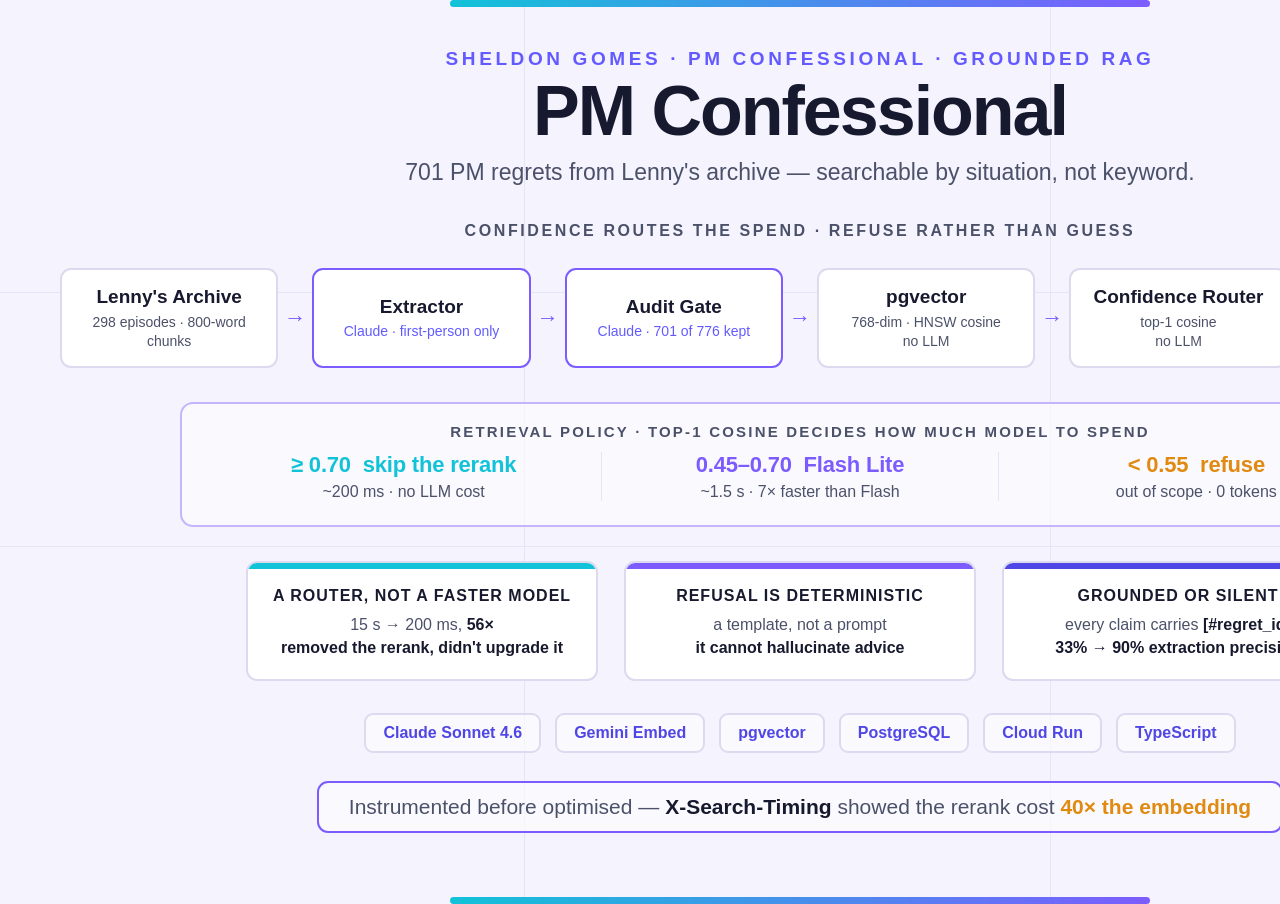
<file: banner-src/pm-confessional-banner.html>
<!doctype html>
<html lang="en">
<head>
<meta charset="utf-8" />
<title>PM Confessional — product design diagram (source for /pm-confessional-diagram.webp)</title>
<link rel="stylesheet" href="banner.css" />
<style>
  h1{font-size:70px}                 /* longer title than RedInk */
  .band{width:1240px;padding-bottom:24px}
  /* six rows of content here vs RedInk's five — tighten the rhythm to fit 904px */
  .wrap{padding-top:48px}
  .bandlabel{margin-top:36px}
  .flow{margin-top:28px}
  .band{margin-top:34px}
  .cards{margin-top:34px}
  .chips{margin-top:32px}
  .kicker{margin-top:28px}
  .card h3{font-size:16px;letter-spacing:1px}   /* keep every title on one line */
</style>
</head>
<body>
  <div class="guide g1"></div><div class="guide g2"></div>
  <div class="rule" style="top:292px"></div>
  <div class="rule" style="top:546px"></div>
  <div class="capbar top"></div><div class="capbar bot"></div>

  <div class="wrap">
    <div class="eyebrow">Sheldon Gomes &middot; PM Confessional &middot; Grounded RAG</div>
    <h1>PM Confessional</h1>
    <div class="sub">701 PM regrets from Lenny's archive &mdash; searchable by situation, not keyword.</div>

    <div class="bandlabel">Confidence routes the spend &middot; refuse rather than guess</div>

    <div class="flow">
      <div class="step"><div class="n">Lenny's Archive</div><div class="d">298 episodes &middot; 800-word chunks</div></div>
      <div class="arr">&#8594;</div>
      <div class="step llm"><div class="n">Extractor</div><div class="d">Claude &middot; first-person only</div></div>
      <div class="arr">&#8594;</div>
      <div class="step llm"><div class="n">Audit Gate</div><div class="d">Claude &middot; 701 of 776 kept</div></div>
      <div class="arr">&#8594;</div>
      <div class="step"><div class="n">pgvector</div><div class="d">768-dim &middot; HNSW cosine<br/>no LLM</div></div>
      <div class="arr">&#8594;</div>
      <div class="step"><div class="n">Confidence Router</div><div class="d">top-1 cosine<br/>no LLM</div></div>
      <div class="arr">&#8594;</div>
      <div class="step out"><div class="n">Decision Coach</div><div class="d">cited &mdash; or refuses</div></div>
    </div>

    <div class="band">
      <div class="cap">Retrieval policy &middot; top-1 cosine decides how much model to spend</div>
      <div class="router">
        <div class="tier hi"><div class="t">&#8805; 0.70 &nbsp;skip the rerank</div><div class="b">~200 ms &middot; no LLM cost</div></div>
        <div class="tier mid"><div class="t">0.45&ndash;0.70 &nbsp;Flash Lite</div><div class="b">~1.5 s &middot; 7&times; faster than Flash</div></div>
        <div class="tier lo"><div class="t">&lt; 0.55 &nbsp;refuse</div><div class="b">out of scope &middot; 0 tokens</div></div>
      </div>
    </div>

    <div class="cards">
      <div class="card c1">
        <h3>A router, not a faster model</h3>
        <p>15 s &#8594; 200 ms, <b>56&times;</b><br/><b>removed the rerank, didn't upgrade it</b></p>
      </div>
      <div class="card c2">
        <h3>Refusal is deterministic</h3>
        <p>a template, not a prompt<br/><b>it cannot hallucinate advice</b></p>
      </div>
      <div class="card c3">
        <h3>Grounded or silent</h3>
        <p>every claim carries <b>[#regret_id]</b><br/><b>33% &#8594; 90% extraction precision</b></p>
      </div>
    </div>

    <div class="chips">
      <span class="chip">Claude Sonnet 4.6</span>
      <span class="chip">Gemini Embed</span>
      <span class="chip">pgvector</span>
      <span class="chip">PostgreSQL</span>
      <span class="chip">Cloud Run</span>
      <span class="chip">TypeScript</span>
    </div>

    <div class="kicker">Instrumented before optimised &mdash; <b>X-Search-Timing</b> showed the rerank cost <span class="hot">40&times; the embedding</span></div>
  </div>
</body>
</html>
</file>
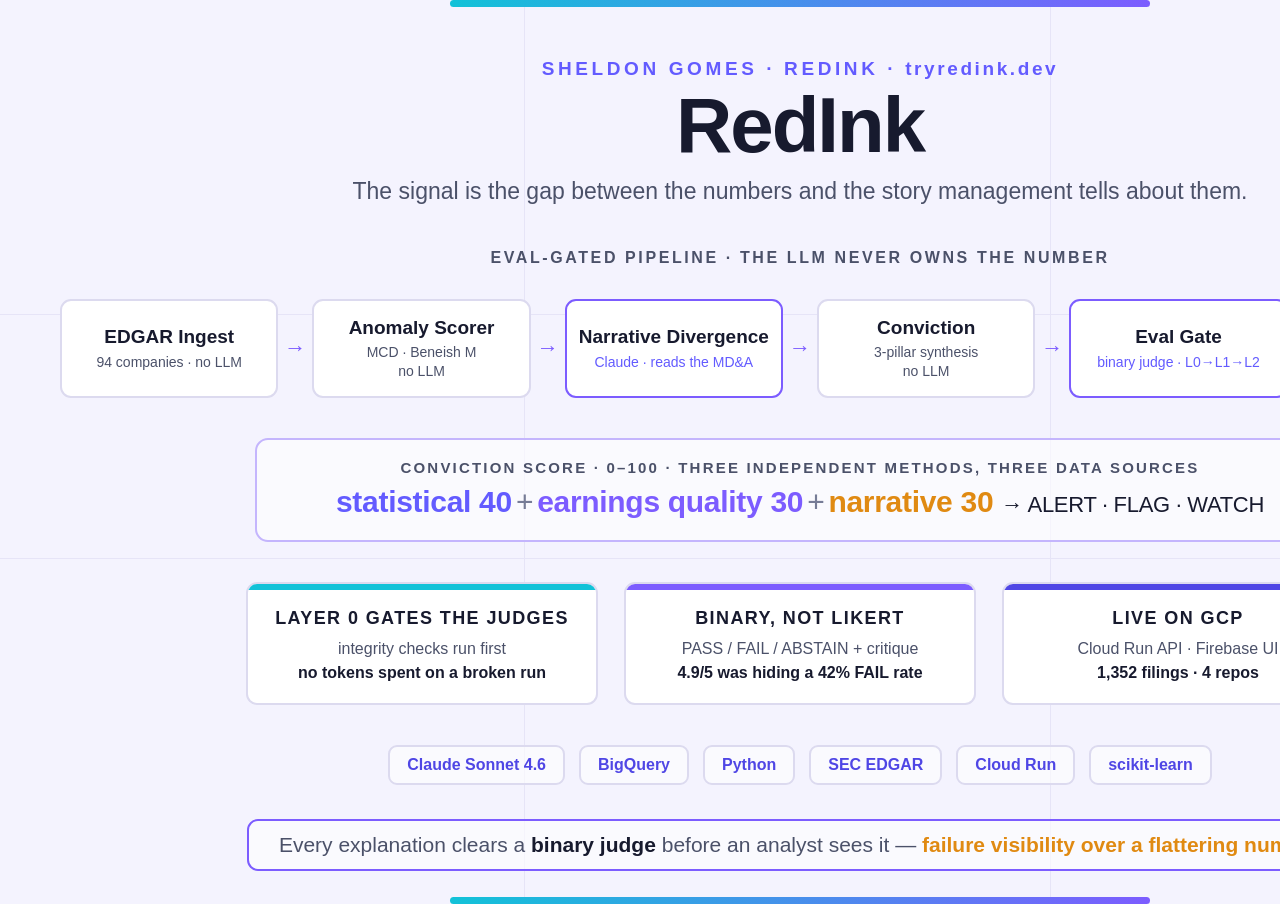
<file: banner-src/redink-banner.html>
<!doctype html>
<html lang="en">
<head>
<meta charset="utf-8" />
<title>RedInk — product design diagram (source for /redink-diagram.webp)</title>
<link rel="stylesheet" href="banner.css" />
<style>
  /* the conviction band is a little narrower than the shared default */
  .band{width:1090px}
</style>
</head>
<body>
  <div class="guide g1"></div><div class="guide g2"></div>
  <div class="rule" style="top:314px"></div>
  <div class="rule" style="top:558px"></div>
  <div class="capbar top"></div><div class="capbar bot"></div>

  <div class="wrap">
    <div class="eyebrow">Sheldon Gomes &middot; RedInk &middot; <span class="dom">tryredink.dev</span></div>
    <h1>RedInk</h1>
    <div class="sub">The signal is the gap between the numbers and the story management tells about them.</div>

    <div class="bandlabel">Eval-gated pipeline &middot; the LLM never owns the number</div>

    <div class="flow">
      <div class="step"><div class="n">EDGAR Ingest</div><div class="d">94 companies &middot; no LLM</div></div>
      <div class="arr">&#8594;</div>
      <div class="step"><div class="n">Anomaly Scorer</div><div class="d">MCD &middot; Beneish M<br/>no LLM</div></div>
      <div class="arr">&#8594;</div>
      <div class="step llm"><div class="n">Narrative Divergence</div><div class="d">Claude &middot; reads the MD&amp;A</div></div>
      <div class="arr">&#8594;</div>
      <div class="step"><div class="n">Conviction</div><div class="d">3-pillar synthesis<br/>no LLM</div></div>
      <div class="arr">&#8594;</div>
      <div class="step llm"><div class="n">Eval Gate</div><div class="d">binary judge &middot; L0&#8594;L1&#8594;L2</div></div>
      <div class="arr">&#8594;</div>
      <div class="step out"><div class="n">Analyst UI</div><div class="d">gated output</div></div>
    </div>

    <div class="band">
      <div class="cap">Conviction score &middot; 0&ndash;100 &middot; three independent methods, three data sources</div>
      <div class="eq"><span class="p1">statistical 40</span><span class="op">+</span><span class="p2">earnings quality 30</span><span class="op">+</span><span class="p3">narrative 30</span><span class="tail">&#8594; ALERT &middot; FLAG &middot; WATCH</span></div>
    </div>

    <div class="cards">
      <div class="card c1">
        <h3>Layer 0 gates the judges</h3>
        <p>integrity checks run first<br/><b>no tokens spent on a broken run</b></p>
      </div>
      <div class="card c2">
        <h3>Binary, not Likert</h3>
        <p>PASS / FAIL / ABSTAIN + critique<br/><b>4.9/5 was hiding a 42% FAIL rate</b></p>
      </div>
      <div class="card c3">
        <h3>Live on GCP</h3>
        <p>Cloud Run API &middot; Firebase UI<br/><b>1,352 filings &middot; 4 repos</b></p>
      </div>
    </div>

    <div class="chips">
      <span class="chip">Claude Sonnet 4.6</span>
      <span class="chip">BigQuery</span>
      <span class="chip">Python</span>
      <span class="chip">SEC EDGAR</span>
      <span class="chip">Cloud Run</span>
      <span class="chip">scikit-learn</span>
    </div>

    <div class="kicker">Every explanation clears a <b>binary judge</b> before an analyst sees it &mdash; <span class="hot">failure visibility over a flattering number</span></div>
  </div>
</body>
</html>
</file>
<file: banner-src/banner.css>
/* Shared visual grammar for the product hero banners (1600x904).
   Border colour is the argument, not decoration:
     gray   = deterministic step, no model involved
     purple = LLM step
     cyan   = gated / verified output
     amber  = refusal / stop path
   Render headless at 1600x904 with --force-device-scale-factor=2, then
   downsample to 1600x904 and encode WebP. See README.md. */
:root{
  --bg:#f4f3fe; --ink:#171a2e; --muted:#4b5169; --muted2:#767c96;
  --box:#ffffff; --boxline:#dcdaef; --guide:#e6e4f7;
  --accent:#635bff; --accent-mid:#4f46e5; --accent2:#7c5cff;
  --accent-border:#c4b5fd; --cyan:#12c2d8; --amber:#e08a12;
}
*{margin:0;padding:0;box-sizing:border-box}
body{width:1600px;height:904px;background:var(--bg);
     font-family:Helvetica,Arial,"Liberation Sans",sans-serif;color:var(--ink);
     position:relative;overflow:hidden;-webkit-font-smoothing:antialiased}

.guide{position:absolute;top:0;bottom:0;width:1px;background:var(--guide)}
.guide.g1{left:524px} .guide.g2{left:1050px}
.rule{position:absolute;left:0;right:0;height:1px;background:var(--guide)}

.capbar{position:absolute;left:50%;transform:translateX(-50%);width:700px;height:7px;
        border-radius:4px;background:linear-gradient(90deg,var(--cyan),var(--accent2))}
.capbar.top{top:0} .capbar.bot{bottom:0}

.wrap{position:relative;z-index:2;padding:58px 60px 0}

.eyebrow{text-align:center;font-size:19px;font-weight:700;letter-spacing:3.6px;
         color:var(--accent);text-transform:uppercase}
.eyebrow .dom{text-transform:lowercase;letter-spacing:2.6px}
h1{text-align:center;font-size:78px;font-weight:700;letter-spacing:-2px;margin-top:6px;line-height:1.02}
.sub{text-align:center;font-size:23px;color:var(--muted);margin-top:12px}
.bandlabel{text-align:center;font-size:16px;font-weight:700;letter-spacing:2.6px;
           color:var(--muted);text-transform:uppercase;margin-top:44px}

/* pipeline row */
.flow{display:flex;align-items:stretch;justify-content:center;margin-top:32px}
.step{flex:1;background:var(--box);border:2px solid var(--boxline);border-radius:11px;
      padding:16px 8px;text-align:center;display:flex;flex-direction:column;justify-content:center}
.step.llm{border-color:var(--accent2)}
.step.out{border-color:var(--cyan)}
.step.stop{border-color:var(--amber)}
.step .n{font-size:19px;font-weight:700;line-height:1.15}
.step .d{font-size:14px;color:var(--muted);margin-top:5px;line-height:1.32}
.step.llm .d,.step.out .d{color:var(--accent)}
.step.stop .d{color:var(--amber)}
.arr{width:34px;display:flex;align-items:center;justify-content:center;
     color:var(--accent2);font-size:22px;font-weight:700}

/* centre band — an equation or a router policy */
.band{margin:40px auto 0;width:1190px;border:2px solid var(--accent-border);
      border-radius:13px;background:rgba(255,255,255,.62);padding:19px 24px 21px;text-align:center}
.band .cap{font-size:15px;font-weight:700;letter-spacing:2.2px;color:var(--muted);text-transform:uppercase}
.band .eq{margin-top:9px;font-size:30px;font-weight:700;letter-spacing:-.3px}
.band .eq .p1{color:var(--accent)} .band .eq .p2{color:var(--accent2)} .band .eq .p3{color:var(--amber)}
.band .eq .op{color:var(--muted2);font-weight:400;margin:0 4px}
.band .eq .tail{font-size:22px;font-weight:400;color:var(--ink);margin-left:8px}

.router{display:flex;margin-top:12px}
.tier{flex:1;padding:0 14px;position:relative}
.tier + .tier{border-left:1px solid var(--guide)}
.tier .t{font-size:22px;font-weight:700;letter-spacing:-.2px}
.tier .b{font-size:16px;color:var(--muted);margin-top:5px}
.tier.hi .t{color:var(--cyan)} .tier.mid .t{color:var(--accent2)} .tier.lo .t{color:var(--amber)}

/* claim cards */
.cards{display:flex;gap:26px;justify-content:center;margin-top:40px}
.card{width:352px;background:var(--box);border:2px solid var(--boxline);
      border-radius:11px;padding:20px 18px 19px;text-align:center;position:relative;overflow:hidden}
.card::before{content:"";position:absolute;top:0;left:0;right:0;height:6px}
.card.c1::before{background:var(--cyan)}
.card.c2::before{background:var(--accent2)}
.card.c3::before{background:var(--accent-mid)}
.card h3{font-size:18px;font-weight:700;letter-spacing:1.4px;text-transform:uppercase;margin-top:4px}
.card p{font-size:16px;color:var(--muted);margin-top:8px;line-height:1.45}
.card p b{color:var(--ink)}

/* stack chips + closing claim */
.chips{display:flex;gap:14px;justify-content:center;margin-top:40px}
.chip{border:2px solid var(--boxline);border-radius:9px;background:rgba(255,255,255,.6);
      padding:9px 17px;font-size:16px;font-weight:700;color:var(--accent-mid)}
.kicker{margin:34px auto 0;width:max-content;max-width:1200px;border:2px solid var(--accent2);
        border-radius:11px;background:rgba(255,255,255,.62);padding:12px 30px;
        font-size:21px;color:var(--muted);text-align:center}
.kicker b{color:var(--ink)} .kicker .hot{color:var(--amber);font-weight:700}
</file>
